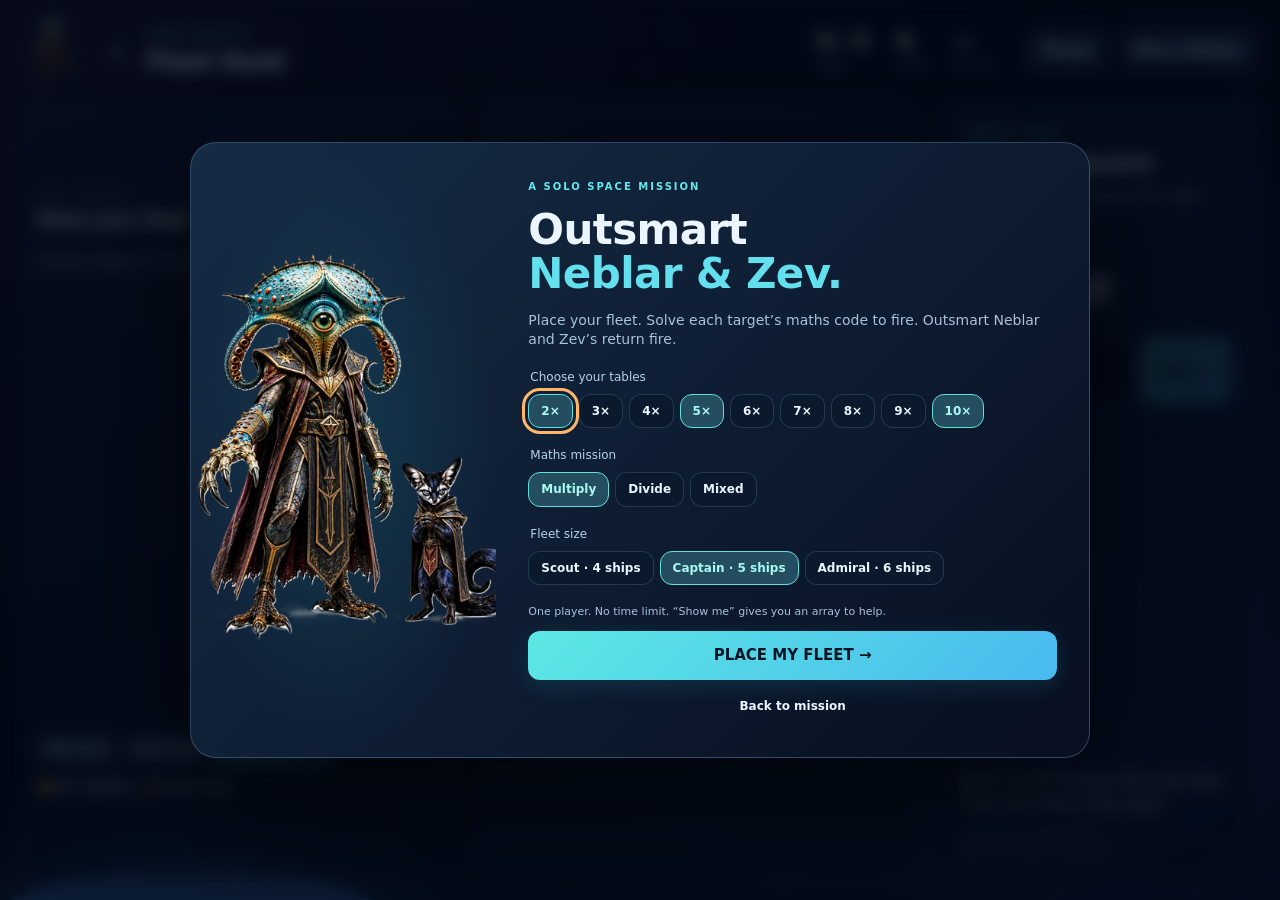
<file: index.html>
<!doctype html><html lang="en"><head><meta charset="utf-8"><meta name="viewport" content="width=device-width,initial-scale=1"><meta name="theme-color" content="#060c1b"><title>Space Battle · Fleet Hunt</title><link rel="stylesheet" href="fleet.css?v=5"></head><body><div class="nebula"></div><div class="planet"></div><div class="stars"></div><main class="app"><header><img id="miniCommand" alt="Neblar and Zev"><a href="/" class="home" aria-label="Vandawoods home">⌂</a><div class="brand"><small>SPACE BATTLE</small><h1>Fleet Hunt</h1></div><div class="hud"><span><b id="destroyed">0 / 5</b> ships</span><span><b id="shots">0</b> shots</span><span><b id="accuracy">—</b> first try</span></div><button id="pause">Pause</button><button id="settings">New mission</button></header><section class="play"><aside class="fleet"><div class="eyebrow">ENEMY SIGNATURES</div><div id="ships"></div><div class="command"><img id="commandArt" alt="Neblar and Zev"><div><b>Neblar & Zev</b><p id="taunt">Our fleet is out there. Find it.</p></div></div></aside><div class="boards"><section class="scanner own"><div class="scanner-top"><div><small>YOUR DEFENCE</small><h2 id="ownTitle">Place your fleet</h2></div><button id="rotate">Rotate ↻</button></div><p id="placementInfo">Choose a square for your first ship.</p><div class="grid-shell"><div id="ownBoard" role="group" aria-label="Your fleet"></div><div id="ownCraft" class="craft-layer" aria-hidden="true"></div></div><div class="placementButtons"><button id="restartPlace">Start over</button><button id="randomPlace">Auto-place</button><button id="battleStart" class="primary" disabled>START BATTLE →</button></div><div class="key"><span>💥 Hit</span><span>◉ Miss</span><span>🚀 Your ship</span></div></section><section class="scanner"><div class="scanner-top"><div><small>ENEMY WATERS · SPACE SECTORS</small><h2 id="boardTitle">Choose a sector</h2></div><span class="live">ENEMY FLEET</span></div><div id="enemyShapes" aria-label="Enemy ship shapes"></div><div class="board-wrap"><div id="board" role="group" aria-label="Enemy space sectors"></div><div id="enemyCraft" class="craft-layer" aria-hidden="true"></div><div id="blast" aria-hidden="true"></div></div><div class="scanner-bottom"><span><i class="legend hit"></i> Hit</span><span><i class="legend miss"></i> Scanned</span><button id="autoTarget">Choose target</button></div></section></div><section class="console"><div class="eyebrow">TARGET LOCK</div><div id="sector">Select a square</div><p class="instruction" id="instruction">Choose a sector. Solve the code. Fire.</p><div id="question" class="question">Ready?</div><form id="answerForm"><label class="sr" for="answer">Missing number</label><input id="answer" type="text" inputmode="numeric" pattern="[0-9]*" autocomplete="off" maxlength="3" placeholder="?" disabled><button id="fire" class="primary" disabled>FIRE <small>↵</small></button></form><p id="feedback" role="status" aria-live="polite"></p><button id="help" class="secondary" disabled>Show me</button><dialog id="model"></dialog><div class="comms"><span>MISSION COMMS</span><p id="message" aria-live="polite">Each correct answer fires one shot. Then the enemy fires back.</p></div><p class="keys">Arrows move · Enter selects<br>Type your answer · Enter fires</p></section></section></main><dialog id="setup"><div class="setup-art"><img id="setupArt" alt="Neblar and Zev"></div><div class="setup-copy"><span class="eyebrow">A SOLO SPACE MISSION</span><h2>Outsmart<br><em>Neblar & Zev.</em></h2><p>Place your fleet. Solve each target’s maths code to fire. Outsmart Neblar and Zev’s return fire.</p><fieldset><legend>Choose your tables</legend><div id="tables" class="pills"></div></fieldset><fieldset><legend>Maths mission</legend><div class="pills" id="mathModes"><button type="button" data-mode="multiply" class="selected">Multiply</button><button type="button" data-mode="divide">Divide</button><button type="button" data-mode="mixed">Mixed</button></div></fieldset><fieldset><legend>Fleet size</legend><div class="pills" id="fleetModes"><button type="button" data-level="scout">Scout · 4 ships</button><button type="button" data-level="captain" class="selected">Captain · 5 ships</button><button type="button" data-level="admiral">Admiral · 6 ships</button></div></fieldset><p class="setup-note">One player. No time limit. “Show me” gives you an array to help.</p><button id="start" class="primary">PLACE MY FLEET →</button><button id="cancelSetup" class="text-button" hidden>Back to mission</button></div></dialog><dialog id="pauseDialog"><div class="dialog-body"><span class="eyebrow">FLIGHT HOLD</span><h2>Mission paused</h2><p>Your fleet hunt is safe here.</p><button id="resume" class="primary">Resume</button></div></dialog><dialog id="result"><div class="dialog-body"><span class="eyebrow">ALL SHIPS FOUND</span><h2>Sector secured.</h2><p>Neblar and Zev are retreating!</p><div id="report"></div><button id="playAgain" class="primary">New mission</button><button id="viewBoard">View scanner</button></div></dialog><script src="art.js?v=1"></script><script src="fleet.js?v=5"></script></body></html>
</file>
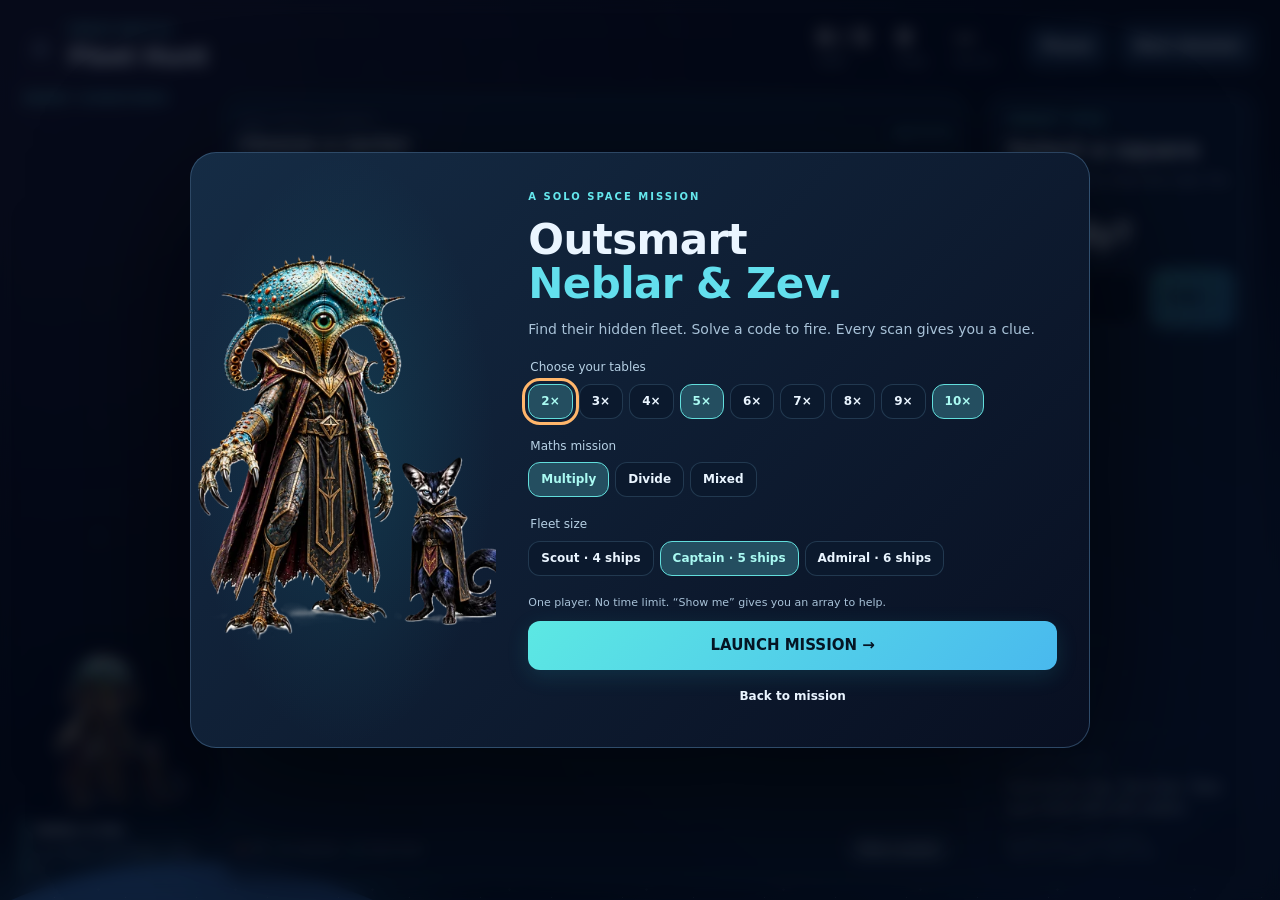
<file: fleet-hunt-v1-backup.html>
<!doctype html><html lang="en"><head><meta charset="utf-8"><meta name="viewport" content="width=device-width,initial-scale=1"><meta name="theme-color" content="#060c1b"><title>Space Battle · Fleet Hunt</title><style>:root{color-scheme:dark;--cyan:#65e7ed;--amber:#ffb66b;--ink:#eaf5ff;--muted:#8da8c4;--line:#45698566}*{box-sizing:border-box}body{margin:0;background:#050a15;color:var(--ink);font:15px/1.4 system-ui,Segoe UI,sans-serif;overflow:hidden}button,input{font:inherit}button{cursor:pointer;color:var(--ink);border:1px solid var(--line);background:#172a3f;border-radius:12px;padding:10px 14px;font-weight:650;transition:background .15s,transform .15s}button:hover:not(:disabled){background:#29445b}button:active:not(:disabled){transform:scale(.97)}button:disabled{cursor:default;opacity:.4}button:focus-visible,a:focus-visible,input:focus-visible{outline:3px solid var(--amber);outline-offset:3px}.nebula{position:fixed;inset:0;background:radial-gradient(ellipse at 78% 80%,#17366099,transparent 60%),radial-gradient(ellipse at 4% 10%,#503b683d,transparent 60%);pointer-events:none}.planet{position:fixed;width:70vw;height:70vw;border-radius:50%;bottom:-67vw;left:-20vw;box-shadow:0 -10px 80px #46b3ec50;background:#30619d;pointer-events:none}.stars{position:fixed;inset:0;opacity:.5;pointer-events:none;background-image:radial-gradient(circle,#d2edff 0 1px,transparent 1.3px),radial-gradient(circle,#adc6ea 0 .6px,transparent 1px);background-size:137px 117px,71px 97px;background-position:30px 12px,90px 73px}.app{position:relative;width:100%;height:100dvh;padding:18px 24px;display:flex;flex-direction:column;gap:18px;max-width:2000px;margin:auto}header{display:flex;align-items:center;gap:12px;flex:none}.home{text-decoration:none;color:#99b7d3;font-size:26px;padding:8px}.brand small,.eyebrow{font-size:10px;font-weight:800;letter-spacing:2px;color:var(--cyan)}h1{font-size:25px;letter-spacing:-1px;margin:0}h2{margin:0;font-size:23px;letter-spacing:-.6px}.hud{display:flex;gap:28px;margin-left:auto;margin-right:20px;font-size:11px;color:var(--muted)}.hud b{display:block;font-size:21px;color:white;font-variant-numeric:tabular-nums}.play{display:grid;grid-template-columns:180px minmax(300px,1fr) 270px;gap:18px;min-height:0;flex:1}.fleet{display:flex;flex-direction:column;min-height:0}.fleet>.eyebrow{margin-bottom:12px}.ship{display:flex;align-items:center;gap:8px;padding:9px 0;border-bottom:1px solid #30456260;min-height:60px;transition:opacity .4s}.ship img{width:68px;height:45px;object-fit:contain;filter:drop-shadow(0 5px 6px #0008)}.ship:nth-child(4) img{filter:hue-rotate(38deg) drop-shadow(0 5px 6px #0008)}.ship:nth-child(5) img{filter:hue-rotate(280deg) drop-shadow(0 5px 6px #0008)}.ship:nth-child(6) img{filter:hue-rotate(150deg) drop-shadow(0 5px 6px #0008)}.ship b{font-size:12px;display:block}.ship small{font-size:10px;color:var(--muted)}.ship.destroyed{opacity:.38}.ship.destroyed small{color:var(--cyan)}.command{margin-top:auto;position:relative;padding-top:10px}.command img{width:100%;max-height:160px;object-fit:contain;filter:drop-shadow(0 8px 15px #0008)}.command div{border-left:2px solid var(--cyan);padding-left:10px}.command b{font-size:12px}.command p{font-size:12px;color:var(--muted);margin:4px 0}.scanner{display:flex;flex-direction:column;border:1px solid #45698570;border-radius:22px;background:linear-gradient(160deg,#10243a99,#081727aa);box-shadow:0 20px 70px #0004;min-height:0;padding:16px}.scanner-top{display:flex;justify-content:space-between;align-items:center;gap:8px;margin-bottom:10px}.scanner-top small{color:#83a4c3;font-size:9px;letter-spacing:2px}.scanner-top h2{font-size:20px}.live{font-size:9px;letter-spacing:1px;color:var(--cyan)}.board-wrap{flex:1;min-height:0;position:relative;display:flex;align-items:center;justify-content:center}#board{width:min(100%,calc(100dvh - 220px));aspect-ratio:1;max-height:100%;display:grid;gap:5px;position:relative}.cell{min-height:0;min-width:0;padding:0;background:linear-gradient(135deg,#18314d90,#0a192bb3);border:1px solid #365a7d90;border-radius:9px;position:relative;display:flex;flex-direction:column;align-items:center;justify-content:center}.cell .coord{position:absolute;top:5px;left:6px;font-size:9px;color:#6e94b4;font-weight:500}.cell:hover:not(:disabled){background:#1d4962;box-shadow:inset 0 0 20px #53e3ed20}.cell.selected{border:2px solid #ffcb83;background:#5a42274d;box-shadow:0 0 20px #ffb96730}.cell.selected .coord{color:#ffcf91}.cell.hit{background:radial-gradient(circle,#d95b4770,#3e1c35);border-color:#fa8977;opacity:1}.cell.hit .symbol{font-size:22px;color:#ffcfad}.cell.miss{background:#071320aa;border-color:#213b54;opacity:1}.cell.miss .symbol{font-size:22px;color:#6ea4be}.cell.lead{border:2px solid #55e4d7;box-shadow:0 0 15px #4effd32d;animation:sonar 2s infinite}.cell.sunk{background:#1c3b40;border-color:#55c3ae}.cell .symbol{line-height:1;font-size:17px}.scanner-bottom{display:flex;gap:14px;align-items:center;font-size:10px;color:#9ab3c8;padding-top:10px}.scanner-bottom button{margin-left:auto;font-size:11px;padding:7px 11px}.legend{display:inline-block;width:6px;height:6px;border-radius:50%;margin-right:5px}.legend.hit{background:#fa8977}.legend.miss{background:#6ea4be}.legend.ping{background:#55e4d7}.console{display:flex;flex-direction:column;min-height:0;background:linear-gradient(180deg,#112238aa,#09142566);padding:20px;border-radius:22px;border:1px solid #42607f55}#sector{font-size:22px;font-weight:750;margin-top:8px}.instruction{color:var(--muted);font-size:12px;margin:6px 0 18px}.question{font-size:32px;font-weight:800;letter-spacing:-1px;white-space:nowrap;margin:5px 0 12px}form{display:flex;gap:8px}input{width:0;min-width:0;flex:1;background:#050d19;border:1px solid #52758e;border-radius:12px;color:white;padding:10px;font-size:27px;font-weight:700;text-align:center}.primary{background:linear-gradient(135deg,#5ce8e3,#49b9ee);color:#051524;border:0;font-weight:850;box-shadow:0 6px 22px #2ac5d624}.primary:hover:not(:disabled){background:#8cf6f3}.primary small{opacity:.6;margin-left:3px}#feedback{font-size:13px;min-height:36px;color:#ffca91;margin:10px 0 3px}.secondary{align-self:flex-start;background:transparent;padding:7px 10px;font-size:12px}#model{margin-top:10px;font-size:12px;color:#bcd8e9;max-height:150px;overflow:auto;background:#071528;padding:10px;border-radius:10px}.array{display:grid;gap:4px;width:max-content;margin:8px 0}.dot{width:10px;height:10px;border-radius:50%;background:#59ccda}.dot.group{background:#b695eb}.comms{margin-top:auto;padding-top:18px;border-top:1px solid #39547166}.comms span{font-size:9px;color:#6b92af;letter-spacing:2px}.comms p{font-size:14px;color:#d2e5f4;line-height:1.5;margin:6px 0}.keys{font-size:10px;color:#6989a4;margin:8px 0 0}dialog{color:var(--ink);border:1px solid #4f779c80;border-radius:26px;background:linear-gradient(135deg,#152c45,#080f21);padding:0;width:min(900px,94vw);max-height:94dvh;box-shadow:0 40px 150px #000a}dialog::backdrop{background:#020815b8;backdrop-filter:blur(8px)}#setup[open]{display:grid;grid-template-columns:34% 66%}.setup-art{display:flex;align-items:center;justify-content:center;background:radial-gradient(ellipse,#1b728144,transparent 70%);overflow:hidden}.setup-art img{width:130%;max-height:500px;object-fit:contain}.setup-copy{padding:32px}.setup-copy h2{font-size:42px;line-height:1.05;margin:12px 0}.setup-copy em{font-style:normal;color:#63dfed}.setup-copy>p{color:#a8c2d8;font-size:14px}.setup-copy fieldset{border:0;margin:19px 0;padding:0}.setup-copy legend{font-size:12px;color:#b7d1e5;margin-bottom:8px}.pills{display:flex;flex-wrap:wrap;gap:6px}.pills button{padding:8px 12px;font-size:12px;background:#0b192d}.pills button.selected{background:#244e60;border-color:#62dedc;color:#aafaf2}.setup-note{font-size:11px!important}.setup-copy>.primary{width:100%;padding:14px}.text-button{display:block;margin:8px auto 0;background:none;border:0;font-size:12px}.dialog-body{padding:35px;text-align:center}#pauseDialog,#result{width:min(500px,92vw)}.dialog-body h2{font-size:34px;margin:12px 0}.dialog-body p{color:var(--muted)}.dialog-body button{margin:8px 4px}#report{display:grid;grid-template-columns:1fr 1fr;gap:10px;margin:20px 0}#report div{background:#071528;border-radius:12px;padding:12px;color:var(--muted);font-size:12px}#report b{display:block;color:white;font-size:27px}.sr{position:absolute;width:1px;height:1px;overflow:hidden;clip:rect(0,0,0,0)}#blast{pointer-events:none;position:absolute;inset:0;opacity:0;background:radial-gradient(circle,#5ee9fb30,transparent 60%)}#blast.firing{animation:flash .35s ease-out}@keyframes flash{0%{opacity:1}100%{opacity:0}}@keyframes sonar{50%{box-shadow:0 0 20px #4effd34d}}@media(max-width:1100px){.play{grid-template-columns:135px minmax(270px,1fr) 230px;gap:10px}.app{padding:12px;gap:12px}.console{padding:14px}.ship img{width:45px}.command img{max-height:110px}.hud{gap:14px;margin-right:5px}.question{font-size:28px}#board{width:min(100%,calc(100dvh - 200px))}}@media(max-width:800px){body{overflow:auto}.app{height:auto;min-height:100dvh}.play{grid-template-columns:minmax(0,1fr) 240px}.fleet{display:none}.scanner{min-height:420px}header .hud{margin-left:auto}header .hud span:nth-child(3){display:none}header button{font-size:11px;padding:8px}#board{width:100%;max-height:none}.scanner-bottom{flex-wrap:wrap;gap:8px}.brand h1{font-size:20px}.setup-copy{padding:24px}}@media(max-width:590px){.play{grid-template-columns:1fr}.scanner{min-height:0;padding:12px}.board-wrap{min-height:280px}.console{gap:0}.console .comms{margin-top:12px;padding-top:10px}.console .keys{display:none}.question{font-size:30px;margin:8px 0}.instruction{margin-bottom:5px}#feedback{min-height:20px}.hud{gap:10px}.hud b{font-size:17px}header{gap:6px}.home{display:none}header .brand small{font-size:8px}.app{padding:8px}header button{padding:7px 8px}#setup[open]{grid-template-columns:1fr}.setup-art{display:none}.setup-copy h2{font-size:34px}.setup-copy{padding:22px}.cell .coord{font-size:8px;top:3px;left:4px}}@media(prefers-reduced-motion:reduce){*,*:before,*:after{animation:none!important;transition:none!important}}
</style></head><body><div class="nebula"></div><div class="planet"></div><div class="stars"></div><main class="app"><header><a href="/" class="home" aria-label="Vandawoods home">⌂</a><div class="brand"><small>SPACE BATTLE</small><h1>Fleet Hunt</h1></div><div class="hud"><span><b id="destroyed">0 / 5</b> ships</span><span><b id="shots">0</b> shots</span><span><b id="accuracy">—</b> first try</span></div><button id="pause">Pause</button><button id="settings">New mission</button></header><section class="play"><aside class="fleet"><div class="eyebrow">ENEMY SIGNATURES</div><div id="ships"></div><div class="command"><img id="commandArt" alt="Neblar and Zev"><div><b>Neblar & Zev</b><p id="taunt">Our fleet is out there. Find it.</p></div></div></aside><section class="scanner"><div class="scanner-top"><div><small>DEEP SPACE SCANNER</small><h2 id="boardTitle">Choose a sector</h2></div><span class="live">● ONLINE</span></div><div class="board-wrap"><div id="board" role="group" aria-label="Enemy space sectors"></div><div id="blast" aria-hidden="true"></div></div><div class="scanner-bottom"><span><i class="legend hit"></i> Hit</span><span><i class="legend miss"></i> Scanned</span><span><i class="legend ping"></i> Sonar lead</span><button id="autoTarget">Pick a sector</button></div></section><section class="console"><div class="eyebrow">TARGET LOCK</div><div id="sector">Select a square</div><p class="instruction" id="instruction">Choose a sector. Solve the code. Fire.</p><div id="question" class="question">Ready?</div><form id="answerForm"><label class="sr" for="answer">Missing number</label><input id="answer" type="text" inputmode="numeric" pattern="[0-9]*" autocomplete="off" maxlength="3" placeholder="?" disabled><button id="fire" class="primary" disabled>FIRE <small>↵</small></button></form><p id="feedback" role="status" aria-live="polite"></p><button id="help" class="secondary" disabled>Show me</button><div id="model" hidden></div><div class="comms"><span>MISSION COMMS</span><p id="message" aria-live="polite">Find every ship. No timer. Take your time with the maths.</p></div><p class="keys">Arrows move · Enter selects<br>Type your answer · Enter fires</p></section></section></main><dialog id="setup"><div class="setup-art"><img id="setupArt" alt="Neblar and Zev"></div><div class="setup-copy"><span class="eyebrow">A SOLO SPACE MISSION</span><h2>Outsmart<br><em>Neblar & Zev.</em></h2><p>Find their hidden fleet. Solve a code to fire. Every scan gives you a clue.</p><fieldset><legend>Choose your tables</legend><div id="tables" class="pills"></div></fieldset><fieldset><legend>Maths mission</legend><div class="pills" id="mathModes"><button type="button" data-mode="multiply" class="selected">Multiply</button><button type="button" data-mode="divide">Divide</button><button type="button" data-mode="mixed">Mixed</button></div></fieldset><fieldset><legend>Fleet size</legend><div class="pills" id="fleetModes"><button type="button" data-level="scout">Scout · 4 ships</button><button type="button" data-level="captain" class="selected">Captain · 5 ships</button><button type="button" data-level="admiral">Admiral · 6 ships</button></div></fieldset><p class="setup-note">One player. No time limit. “Show me” gives you an array to help.</p><button id="start" class="primary">LAUNCH MISSION →</button><button id="cancelSetup" class="text-button" hidden>Back to mission</button></div></dialog><dialog id="pauseDialog"><div class="dialog-body"><span class="eyebrow">FLIGHT HOLD</span><h2>Mission paused</h2><p>Your fleet hunt is safe here.</p><button id="resume" class="primary">Resume</button></div></dialog><dialog id="result"><div class="dialog-body"><span class="eyebrow">ALL SHIPS FOUND</span><h2>Sector secured.</h2><p>Neblar and Zev are retreating!</p><div id="report"></div><button id="playAgain" class="primary">New mission</button><button id="viewBoard">View scanner</button></div></dialog><script>window.FLEET_ART={lev:'[data-uri]',bas:'[data-uri]',rap:'[data-uri]'};
window.COMMANDERS="[data-uri]";</script><script>'use strict';
(function(){
const $=id=>document.getElementById(id),rnd=n=>Math.floor(Math.random()*n),pick=a=>a[rnd(a.length)];
const CONFIG={scout:{size:6,lengths:[3,3,2,2]},captain:{size:7,lengths:[3,3,2,2,2]},admiral:{size:8,lengths:[4,3,3,2,2,2]}};
const NAMES=['Stellar Leviathan','Nebula Basilisk','Quasar Raptor','Void Corsair','Nightwing','Eclipse Warden'];
let settings={tables:[2,5,10],mode:'multiply',level:'captain'},s=null,delay=null;
function placeFleet(size,lengths){for(let retry=0;retry<100;retry++){const used=new Set(),ships=[];let ok=true;for(let k=0;k<lengths.length;k++){let cells=null;for(let tries=0;tries<500;tries++){const horizontal=rnd(2)===0,row=rnd(size),col=rnd(size),len=lengths[k];if((horizontal?col:row)+len>size)continue;const proposed=Array.from({length:len},(_,j)=>horizontal?row*size+col+j:(row+j)*size+col);if(proposed.some(i=>used.has(i)))continue;cells=proposed;break}if(!cells){ok=false;break}cells.forEach(i=>used.add(i));ships.push({name:NAMES[k],cells,hits:[],art:['lev','bas','rap'][k%3]})}if(ok)return ships}throw Error('Fleet placement failed')}
function makeQuestion(tables,mode){const a=pick(tables),b=1+rnd(10),product=a*b;let kind=mode==='mixed'?pick(['multiply','divide','factor']):mode;return {a,b,product,kind,answer:kind==='multiply'?product:b,text:kind==='multiply'?`${a} × ${b} = ?`:kind==='divide'?`${product} ÷ ${a} = ?`:`${a} × ? = ${product}`,mistakes:0,assisted:false}}
function coord(i){return String.fromCharCode(65+i%s.size)+(Math.floor(i/s.size)+1)}
function showSetup(){if(s)s.paused=true;$('cancelSetup').hidden=!s;$('setup').showModal()}
function renderSettings(){for(let i=2;i<=10;i++){const b=document.createElement('button');b.type='button';b.textContent=i+'×';b.classList.toggle('selected',settings.tables.includes(i));b.setAttribute('aria-pressed',settings.tables.includes(i));b.onclick=()=>{if(settings.tables.includes(i)){if(settings.tables.length===1)return;settings.tables=settings.tables.filter(x=>x!==i)}else settings.tables.push(i);b.classList.toggle('selected',settings.tables.includes(i));b.setAttribute('aria-pressed',settings.tables.includes(i))};$('tables').append(b)}for(const [id,key,attr] of [['mathModes','mode','mode'],['fleetModes','level','level']])for(const b of $(id).querySelectorAll('button')){b.setAttribute('aria-pressed',b.classList.contains('selected'));b.onclick=()=>{settings[key]=b.dataset[attr];for(const x of $(id).querySelectorAll('button')){x.classList.toggle('selected',x===b);x.setAttribute('aria-pressed',x===b)}}}}
function start(){clearTimeout(delay);const c=CONFIG[settings.level];s={size:c.size,ships:placeFleet(c.size,c.lengths),scanned:new Set(),selected:null,question:null,shots:0,firstTry:0,independent:0,supported:0,errors:0,busy:false,paused:false,over:false,lead:null,tables:[...settings.tables],mode:settings.mode};$('setup').close();$('result').close();$('pauseDialog').close();$('board').style.gridTemplateColumns=`repeat(${s.size},1fr)`;$('board').innerHTML='';for(let i=0;i<s.size*s.size;i++){const b=document.createElement('button');b.className='cell';b.dataset.index=i;b.innerHTML=`<span class="coord">${coord(i)}</span><span class="symbol"></span>`;b.setAttribute('aria-label','Sector '+coord(i));b.onclick=()=>select(i);b.onkeydown=e=>moveKey(e,i);$('board').append(b)}$('message').textContent='Choose a sector. A correct answer fires straight away.';$('taunt').textContent='Our fleet is out there. Find it.';$('feedback').textContent='';$('model').hidden=true;renderFleet();update();select(rnd(s.size*s.size));}
function renderFleet(){$('ships').innerHTML=s.ships.map((x,i)=>`<div class="ship ${x.hits.length===x.cells.length?'destroyed':''}" id="ship${i}"><img src="${FLEET_ART[x.art]}" alt=""><div><b>${x.name}</b><small>${x.hits.length===x.cells.length?'FOUND':x.cells.length+' hull sections'}</small></div></div>`).join('')}
function update(){$('destroyed').textContent=s.ships.filter(x=>x.hits.length===x.cells.length).length+' / '+s.ships.length;$('shots').textContent=s.shots;$('accuracy').textContent=s.shots?Math.round(s.firstTry/s.shots*100)+'%':'—';$('autoTarget').disabled=s.over||s.busy;}
function select(i){if(!s||s.paused||s.busy||s.over||s.scanned.has(i))return;document.querySelectorAll('.cell.selected').forEach(b=>b.classList.remove('selected'));s.selected=i;$('board').children[i].classList.add('selected');$('sector').textContent='Sector '+coord(i);$('boardTitle').textContent='Lock onto '+coord(i);if(!s.question)s.question=makeQuestion(s.tables,s.mode);$('question').textContent=s.question.text;$('instruction').textContent='Solve the code to fire.';$('answer').disabled=false;$('fire').disabled=false;$('help').disabled=false;$('answer').focus();}
function moveKey(e,i){let next=i;if(e.key==='ArrowRight')next=Math.min(s.size*s.size-1,i+1);else if(e.key==='ArrowLeft')next=Math.max(0,i-1);else if(e.key==='ArrowDown')next=Math.min(s.size*s.size-1,i+s.size);else if(e.key==='ArrowUp')next=Math.max(0,i-s.size);else return;e.preventDefault();$('board').children[next].focus()}
function help(){if(!s||!s.question||s.busy||s.over||s.paused)return;s.question.assisted=true;const q=s.question;const groups=q.b,per=q.a;$('model').hidden=false;$('model').innerHTML=`<b>${groups} groups of ${per}</b><div class="array" style="grid-template-columns:repeat(${per},10px)">${Array.from({length:groups*per},(_,i)=>`<i class="dot ${Math.floor(i/per)%2?'group':''}"></i>`).join('')}</div><span>${q.kind==='multiply'?'Count by '+per+' for each row.':q.product+' shared into groups of '+per+'. Count the rows.'}</span>`;$('answer').focus()}
function submit(e){e.preventDefault();if(!s||s.paused||s.busy||s.over||s.selected===null)return;const raw=$('answer').value.trim();if(!/^\d{1,3}$/.test(raw)){$('feedback').textContent='Type a whole number first.';return}const q=s.question;if(Number(raw)!==q.answer){q.mistakes++;s.errors++;$('feedback').textContent='Not quite. Try again, or choose “Show me”.';$('answer').select();if(q.mistakes>=2)help();return}fire()}
function nearestUnhit(from){let best=null,dist=Infinity;for(const ship of s.ships)for(const i of ship.cells){if(s.scanned.has(i))continue;const d=Math.abs(i%s.size-from%s.size)+Math.abs(Math.floor(i/s.size)-Math.floor(from/s.size));if(d<dist){dist=d;best=i}}return best}
function fire(){s.busy=true;const i=s.selected,q=s.question;s.scanned.add(i);s.shots++;if(q.mistakes===0)s.firstTry++;if(q.assisted)s.supported++;else if(q.mistakes===0)s.independent++;$('answer').disabled=true;$('fire').disabled=true;$('help').disabled=true;const cell=$('board').children[i];cell.classList.remove('selected','lead');cell.disabled=true;const ship=s.ships.find(x=>x.cells.includes(i));const equation=`${q.a} × ${q.b} = ${q.product}`;$('feedback').textContent='✓ '+equation;$('blast').classList.remove('firing');void $('blast').offsetWidth;$('blast').classList.add('firing');if(ship){ship.hits.push(i);cell.classList.add('hit');cell.querySelector('.symbol').textContent='✦';cell.setAttribute('aria-label',coord(i)+' hit');const sunk=ship.hits.length===ship.cells.length;$('message').textContent=sunk?`${ship.name} found! Next target.`:'Direct hit! Search the nearby sectors.';$('taunt').textContent=sunk?'That was one of our best ships!':'A lucky shot. Surely.';if(sunk)ship.cells.forEach(j=>$('board').children[j].classList.add('sunk'));renderFleet()}else{cell.classList.add('miss');cell.querySelector('.symbol').textContent='·';cell.setAttribute('aria-label',coord(i)+' scanned, empty');$('message').textContent='Clear sector. Sonar has found a nearby hull signal.'}document.querySelectorAll('.cell.lead').forEach(b=>b.classList.remove('lead'));s.lead=nearestUnhit(i);if(s.lead!==null){const lr=Math.floor(s.lead/s.size),lc=s.lead%s.size;const candidates=[];for(let r=Math.max(0,lr-1);r<=Math.min(s.size-1,lr+1);r++)for(let c=Math.max(0,lc-1);c<=Math.min(s.size-1,lc+1);c++){const j=r*s.size+c;if(!s.scanned.has(j))candidates.push(j)}candidates.forEach(j=>$('board').children[j].classList.add('lead'));$('message').textContent+=' A ship is in the glowing area.'}update();delay=setTimeout(()=>{s.busy=false;s.question=null;s.selected=null;$('answer').value='';$('model').hidden=true;if(s.ships.every(x=>x.hits.length===x.cells.length)){finish();return}const candidates=[...$('board').children].filter(b=>!b.disabled&&b.classList.contains('lead'));const next=candidates.length?Number(pick(candidates).dataset.index):[...$('board').children].findIndex(b=>!b.disabled);select(next);update()},400)}
function finish(){s.over=true;update();$('question').textContent='All clear!';$('sector').textContent='Mission complete';$('boardTitle').textContent='Sector secured';$('answer').disabled=true;$('fire').disabled=true;$('help').disabled=true;$('report').innerHTML=`<div><b>${s.shots}</b>shots fired</div><div><b>${s.firstTry}/${s.shots}</b>correct first try</div><div><b>${s.independent}</b>first try, no hint</div><div><b>${s.supported}</b>answers with a hint</div>`;$('result').showModal()}
$('answerForm').onsubmit=submit;$('help').onclick=help;$('autoTarget').onclick=()=>{if(!s||s.paused||s.over||s.busy)return;const remaining=[...$('board').children].filter(b=>!b.disabled);select(Number(pick(remaining).dataset.index))};$('settings').onclick=showSetup;$('start').onclick=start;$('cancelSetup').onclick=()=>{$('setup').close();if(s){s.paused=false;if(!s.over)$('answer').focus()}};$('pause').onclick=()=>{if(!s||s.over||s.busy)return;s.paused=true;$('pauseDialog').showModal()};$('resume').onclick=()=>{$('pauseDialog').close();s.paused=false;$('answer').focus()};$('playAgain').onclick=()=>{$('result').close();showSetup()};$('viewBoard').onclick=()=>$('result').close();$('setup').addEventListener('cancel',e=>{if(!s)e.preventDefault();else s.paused=false});$('pauseDialog').addEventListener('cancel',()=>{if(s)s.paused=false});document.addEventListener('visibilitychange',()=>{if(document.hidden&&s&&!s.over&&!s.paused&&!s.busy&&!$('setup').open){s.paused=true;$('pauseDialog').showModal()}});$('commandArt').src=COMMANDERS;$('setupArt').src=COMMANDERS;renderSettings();showSetup();
// Deterministic inspection surface: no game controls or answer bypass.
window.FleetHuntMath={placeFleet,makeQuestion,CONFIG};
})();
</script></body></html>
</file>
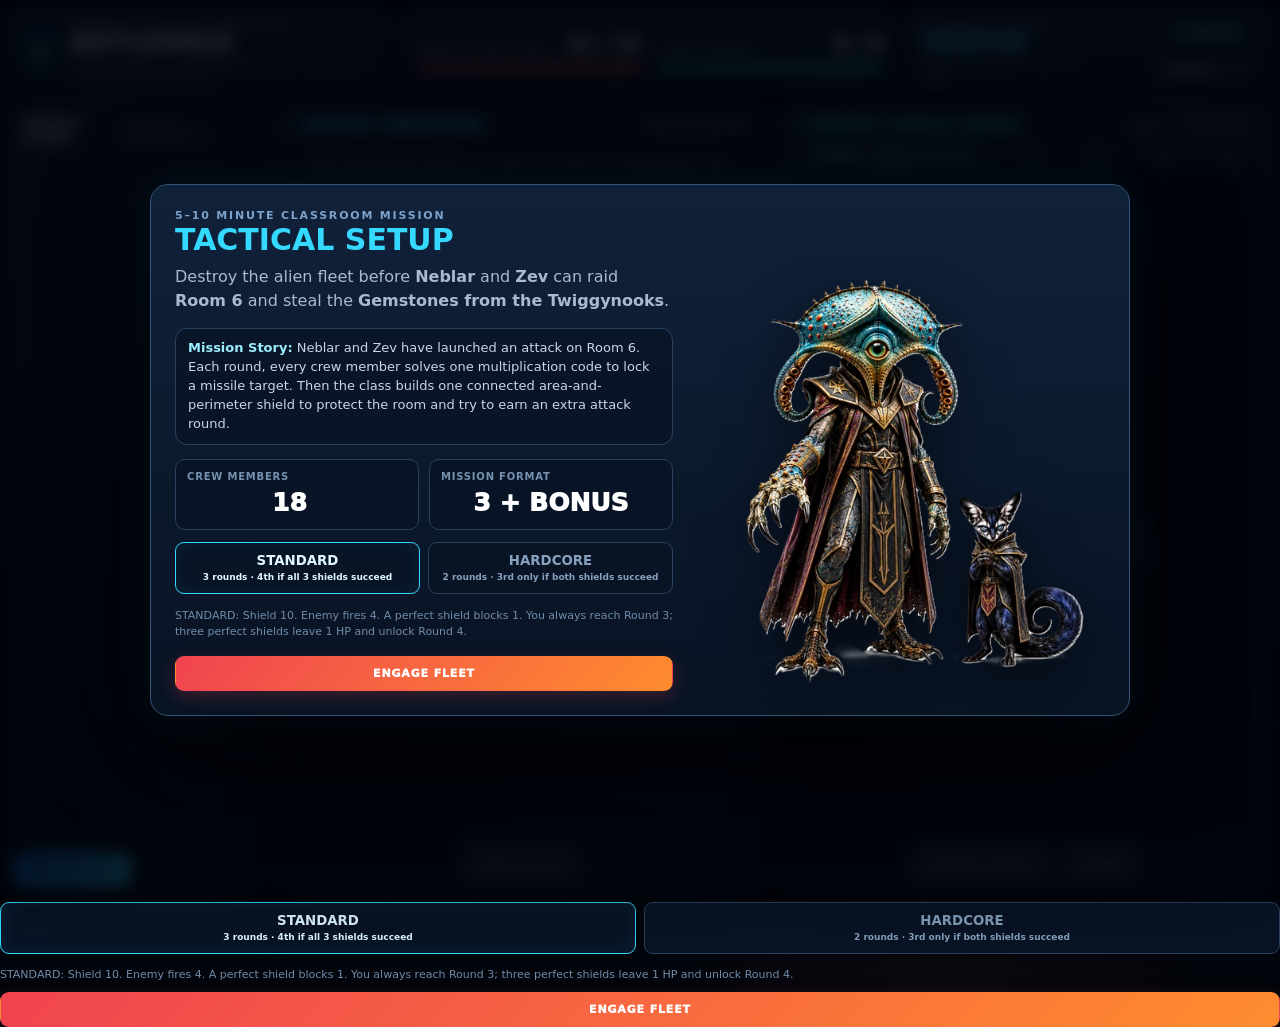
<file: index.html.html>
<!DOCTYPE html>
<html lang="en">
<head>
<meta charset="UTF-8">
<meta name="viewport" content="width=device-width, initial-scale=1.0">
<title>BattleSpace: Classroom Tactical Command</title>
<style>
:root{--bg:#030711;--panel:rgba(9,18,34,.88);--panel2:rgba(7,14,28,.74);--line:#223556;--cyan:#35d8ff;--cyan2:#0b8cff;--amber:#ffb020;--red:#ff4d5a;--green:#25e2a4;--text:#f4f8ff;--muted:#89a0bd;--violet:#9b7bff;}
*{box-sizing:border-box;user-select:none;font-family:Inter,'Segoe UI',system-ui,-apple-system,sans-serif}
html,body{margin:0;min-height:100%;background:#02050b;color:var(--text)}
body{min-height:100vh;overflow-x:hidden;background:
radial-gradient(circle at 18% 20%,rgba(53,216,255,.08),transparent 24%),
radial-gradient(circle at 82% 14%,rgba(155,123,255,.10),transparent 26%),
radial-gradient(circle at 74% 82%,rgba(255,77,90,.055),transparent 23%),
linear-gradient(180deg,#050a14 0%,#02050b 70%);}
body:before{content:"";position:fixed;inset:0;pointer-events:none;opacity:.48;background-image:
radial-gradient(circle,#fff 0 1px,transparent 1.4px),radial-gradient(circle,#8edfff 0 1px,transparent 1.2px),radial-gradient(circle,#fff 0 .7px,transparent 1px);background-size:117px 117px,173px 173px,89px 89px;background-position:13px 31px,51px 7px,76px 54px;animation:drift 80s linear infinite}
@keyframes drift{to{background-position:240px 100px,-160px 220px,180px -90px}}
.shell{width:min(1770px,calc(100vw - 16px));margin:8px auto 10px;position:relative;z-index:1;display:flex;flex-direction:column;height:calc(100vh - 16px)}
.hud{display:grid;grid-template-columns:1.05fr 1.35fr 1fr;gap:8px;margin-bottom:8px}
.hud-card{background:linear-gradient(180deg,rgba(16,29,51,.96),rgba(8,17,32,.94));border:1px solid #28405f;border-radius:14px;min-height:70px;padding:9px 14px;box-shadow:0 12px 36px rgba(0,0,0,.25),inset 0 1px rgba(255,255,255,.035)}
.mission-brand{display:flex;align-items:center;gap:14px} .brand-mark{width:48px;height:48px;border-radius:50%;display:grid;place-items:center;border:1px solid rgba(53,216,255,.55);box-shadow:0 0 22px rgba(53,216,255,.18);background:radial-gradient(circle,rgba(53,216,255,.18),rgba(53,216,255,.03));font-size:24px}
.kicker{font-size:11px;letter-spacing:1.8px;text-transform:uppercase;color:#7ea2ca;font-weight:800} .brand-title{font-size:20px;font-weight:950;letter-spacing:.8px} .brand-sub{font-size:12px;color:#8097b4;margin-top:2px}
.hud-stat-row{display:grid;grid-template-columns:1fr 1fr;gap:14px;height:100%;align-items:center} .hud-stat{min-width:0} .stat-line{display:flex;justify-content:space-between;gap:8px;align-items:end} .stat-lbl{font-size:11px;color:#8aa4c3;text-transform:uppercase;letter-spacing:1px;font-weight:800} .stat-val{font-size:20px;font-weight:950} .bar{height:9px;border-radius:99px;background:#07111f;border:1px solid #1f3653;margin-top:7px;overflow:hidden} .bar-fill{height:100%;width:100%;border-radius:inherit;transition:width .35s ease;background:linear-gradient(90deg,var(--cyan2),var(--cyan));box-shadow:0 0 15px rgba(53,216,255,.5)} .bar-fill.enemy{background:linear-gradient(90deg,#c53646,var(--red));box-shadow:0 0 15px rgba(255,77,90,.4)} .bar-fill.shield{background:linear-gradient(90deg,#0fa977,var(--green));box-shadow:0 0 15px rgba(37,226,164,.4)}
.phase-card{display:flex;align-items:center;justify-content:space-between;gap:12px} .phase-name{font-size:17px;font-weight:950;color:var(--cyan)} .phase-actions{display:flex;align-items:center;gap:7px;flex-wrap:wrap;justify-content:flex-end}.round-pill,.mode-pill{border:1px solid #29425f;border-radius:999px;padding:7px 11px;color:#cbd9ea;font-size:12px;font-weight:900;white-space:nowrap;background:#091425}.mode-pill{cursor:pointer;color:#8fffd5;border-color:#237a64}.mode-pill.hard{color:#ffd176;border-color:#8f651e}
.deck{display:grid;grid-template-columns:258px minmax(0,1fr) minmax(0,1fr);gap:8px;align-items:stretch;flex:1;min-height:0}
.panel{background:linear-gradient(180deg,rgba(13,25,45,.94),rgba(7,15,29,.9));border:1px solid #263b58;border-radius:16px;box-shadow:0 20px 50px rgba(0,0,0,.24),inset 0 1px rgba(255,255,255,.025);position:relative;overflow:hidden}
.panel:before{content:"";position:absolute;inset:0;pointer-events:none;background:linear-gradient(120deg,rgba(255,255,255,.018),transparent 35%,rgba(53,216,255,.018));}
.fleet{padding:12px;display:flex;flex-direction:column;gap:8px;min-height:0} .panel-head{display:flex;justify-content:space-between;align-items:center;margin-bottom:2px} .panel-title{font-size:14px;text-transform:uppercase;letter-spacing:1.25px;font-weight:950;color:#bdd0e9} .micro{font-size:10px;color:#617d9d;text-transform:uppercase;letter-spacing:1px;font-weight:800}
.ship-card{border:1px solid #263a56;background:rgba(3,8,17,.72);border-radius:12px;overflow:hidden;position:relative;transition:.35s;min-height:156px} .ship-card.destroyed{filter:saturate(.2);border-color:rgba(255,77,90,.55)} .ship-card.destroyed .ship-art{opacity:.25;transform:translateY(8px) rotate(-2deg) scale(.96)} .ship-card.destroyed:after{content:"DESTROYED";position:absolute;inset:0;display:grid;place-items:center;font-size:22px;font-weight:1000;letter-spacing:2px;color:#ff7f89;text-shadow:0 0 18px #ff3546;background:linear-gradient(180deg,transparent,rgba(90,5,14,.17))}
.ship-visual{height:92px;position:relative;display:flex;align-items:center;justify-content:center;background:radial-gradient(circle at 50% 55%,rgba(53,216,255,.09),transparent 57%)} .ship-art{max-height:88px;max-width:95%;object-fit:contain;transition:.4s;filter:drop-shadow(0 8px 9px rgba(0,0,0,.72))} .ship-card.damage .ship-art{animation:damageFlash .45s} @keyframes damageFlash{0%,100%{filter:drop-shadow(0 8px 9px rgba(0,0,0,.72))}45%{filter:drop-shadow(0 0 16px #ff4351) brightness(1.55)}}
.ship-info{padding:7px 10px 10px;border-top:1px solid #17283f} .ship-top{display:flex;align-items:center;justify-content:space-between;gap:6px} .ship-name{font-size:12px;font-weight:950;color:#f4bd4e} .ship-role{font-size:9px;color:#6f89a8;text-transform:uppercase;font-weight:900;letter-spacing:.8px} .ship-bottom{display:flex;justify-content:space-between;align-items:center;margin-top:7px} .mini-grid{display:grid;gap:2px} .mini-cell{width:11px;height:11px;border-radius:2px;background:#1a2a40;border:1px solid #2a405f} .mini-cell.filled{background:#d84251;border-color:#ff6671;box-shadow:0 0 5px rgba(255,77,90,.55)} .hull-dots{display:flex;gap:4px} .hull-dot{width:8px;height:8px;border-radius:50%;background:#ff5361;box-shadow:0 0 7px rgba(255,77,90,.4)} .hull-dot.down{background:#26354a;box-shadow:none}
.board{padding:10px 10px 8px;min-width:0;display:flex;flex-direction:column;min-height:0} .board-head{display:flex;justify-content:space-between;align-items:center;gap:10px;margin-bottom:7px} .board-title{font-size:15px;font-weight:1000;letter-spacing:.9px;text-transform:uppercase} .board-title.attack{color:var(--cyan)} .board-title.defense{color:var(--green)} .board-chip{font-size:10px;border:1px solid #2b4261;background:#07111f;border-radius:999px;padding:5px 9px;color:#9eb5d0;font-weight:900;letter-spacing:.7px;text-transform:uppercase}
.scan-wrap{display:grid;grid-template-columns:20px minmax(0,1fr);grid-template-rows:16px minmax(0,1fr);gap:3px;flex:1;min-height:0} .coord-top{grid-column:2;display:grid;grid-template-columns:repeat(8,1fr);font-size:8px;color:#537395;text-align:center;font-weight:900;letter-spacing:.8px} .coord-left{grid-row:2;display:grid;grid-template-rows:repeat(8,1fr);font-size:8px;color:#537395;text-align:center;align-items:center;font-weight:900} .grid-8{grid-column:2;grid-row:2;display:grid;grid-template-columns:repeat(8,1fr);grid-template-rows:repeat(8,1fr);gap:4px;aspect-ratio:1;width:100%;height:100%;align-self:center;position:relative;min-height:0}
.cell{position:relative;overflow:hidden;background:linear-gradient(180deg,rgba(6,15,28,.96),rgba(4,10,20,.96));border:1px solid #1b314c;border-radius:7px;display:flex;flex-direction:column;align-items:center;justify-content:center;min-width:0;font-size:clamp(13px,1.2vw,21px);font-weight:950;color:#f4f8ff;cursor:pointer;transition:.18s;box-shadow:inset 0 0 0 1px rgba(255,255,255,.008)} .cell:before{content:"";position:absolute;inset:0;background:linear-gradient(90deg,transparent 49%,rgba(53,216,255,.025) 50%,transparent 51%),linear-gradient(0deg,transparent 49%,rgba(53,216,255,.025) 50%,transparent 51%);pointer-events:none} .cell:hover:not(.locked):not(.disabled){border-color:#39d8ff;transform:translateY(-1px);box-shadow:0 0 13px rgba(53,216,255,.12)} .cell.disabled{cursor:default;color:#24364c;background:#050b15} .cell.primed{border-color:#ffb020;background:radial-gradient(circle,rgba(255,176,32,.16),rgba(7,12,20,.98));color:#ffd178;box-shadow:inset 0 0 16px rgba(255,176,32,.08),0 0 11px rgba(255,176,32,.08)} .cell.primed:after{content:"⌖";position:absolute;right:4px;top:1px;font-size:12px;color:#ffb020} .cell.misfire{border-color:#4a5a6d;color:#6f839b;background:#0a111b;font-size:clamp(9px,.8vw,13px)} .cell.hit{background:radial-gradient(circle,#ff7b51 0 12%,#d92d42 30%,#4a0812 73%);border-color:#ff7e88;color:white;box-shadow:0 0 18px rgba(255,77,90,.32)} .cell.ping{background:radial-gradient(circle,rgba(255,176,32,.22),rgba(15,14,11,.98));border-color:#d99824;color:#ffc45c} .cell.miss-clean{background:#050a12;border-color:#101c2c;color:#24405f} .p-num{font-size:1.35em;line-height:1} .p-lbl{font-size:.43em;letter-spacing:.8px;text-transform:uppercase;color:#dca94f;margin-top:2px} .cell.impact{animation:impact .38s ease} @keyframes impact{0%{transform:scale(.92);filter:brightness(2.3)}50%{transform:scale(1.08)}100%{transform:scale(1)}}
.controls{display:flex;gap:8px;justify-content:center;margin-top:8px;min-height:40px} .btn{border:1px solid transparent;border-radius:9px;padding:10px 16px;font-size:11px;font-weight:1000;letter-spacing:.85px;text-transform:uppercase;color:white;cursor:pointer;transition:.16s;box-shadow:0 8px 18px rgba(0,0,0,.25)} .btn:hover:not(:disabled){filter:brightness(1.11);transform:translateY(-1px)} .btn:active:not(:disabled){transform:scale(.98)} .btn:disabled{background:#1b2a3c!important;color:#52677f!important;border-color:#283d57!important;box-shadow:none;cursor:not-allowed} .btn-fire{background:linear-gradient(135deg,#f04350,#ff8d2f);box-shadow:0 6px 18px rgba(240,67,80,.22)} .btn-defend{background:linear-gradient(135deg,#16b37f,#25e2a4);color:#03140f} .btn-blue{background:linear-gradient(135deg,#176eea,#35d8ff);color:#03121b} .btn-ghost{background:#18283d;border-color:#2d4460;color:#bdd0e8}
.status-strip{min-height:34px;border:1px solid #24415f;border-radius:9px;background:rgba(5,13,24,.77);display:flex;align-items:center;justify-content:center;padding:5px 10px;text-align:center;font-size:10px;color:#9db7d4;font-weight:850;letter-spacing:.25px;margin-bottom:7px;line-height:1.25} .status-strip.alert{border-color:#a76e14;color:#ffd176;background:rgba(75,47,8,.25)} .status-strip.good{border-color:#158965;color:#8fffd5;background:rgba(4,70,51,.26)}
.shield-topline{display:grid;grid-template-columns:minmax(0,1.25fr) minmax(260px,.95fr);gap:6px;align-items:stretch;margin-bottom:7px} .shield-topline .status-strip{margin-bottom:0} .def-metrics{display:grid;grid-template-columns:repeat(4,1fr);gap:5px} .metric{border:1px solid #20405b;background:#061322;border-radius:8px;text-align:center;padding:4px 3px;min-width:0} .metric .m-label{font-size:7px;text-transform:uppercase;color:#6685a6;font-weight:900;letter-spacing:.55px;white-space:nowrap} .metric .m-val{font-size:14px;font-weight:1000;color:#d9f8ef;margin-top:1px} .metric.target .m-val{color:#54efb9} .defense-idle{position:absolute;inset:64px 10px 52px;z-index:4;border:1px dashed #28435e;border-radius:12px;background:rgba(3,8,16,.74);display:flex;flex-direction:column;align-items:center;justify-content:center;text-align:center;padding:16px;color:#7190b2;backdrop-filter:blur(3px)} .defense-idle .shield-icon{font-size:46px;filter:drop-shadow(0 0 16px rgba(37,226,164,.23));margin-bottom:6px} .defense-idle strong{color:#b8d1e7;font-size:13px;letter-spacing:.7px} .defense-idle small{max-width:280px;line-height:1.35;margin-top:5px;font-size:11px}
.cell.shield-drawn{background:radial-gradient(circle,rgba(37,226,164,.28),rgba(5,65,49,.74));border-color:#32e6aa;color:#c8ffeb;box-shadow:inset 0 0 18px rgba(37,226,164,.14),0 0 8px rgba(37,226,164,.08)} .cell.shield-drawn:after{content:"";position:absolute;width:45%;height:52%;border:2px solid #b9ffe4;border-top-left-radius:50%;border-top-right-radius:50%;border-bottom-left-radius:52%;border-bottom-right-radius:52%;opacity:.7;clip-path:polygon(50% 0,100% 16%,88% 75%,50% 100%,12% 75%,0 16%)}
.modal-overlay{position:fixed;inset:0;z-index:1000;background:rgba(0,3,9,.82);display:flex;align-items:center;justify-content:center;padding:18px;backdrop-filter:blur(8px)} .modal{width:min(470px,95vw);background:linear-gradient(180deg,#10213a,#081323);border:1px solid #345478;border-radius:18px;padding:23px;box-shadow:0 28px 100px rgba(0,0,0,.65),0 0 40px rgba(53,216,255,.09);text-align:center} .modal h1,.modal h2{margin:0 0 8px} .modal p{color:#a8bad0;line-height:1.5;margin:8px 0 15px} .setup-modal{width:min(980px,96vw);text-align:left;padding:24px} .setup-layout{display:grid;grid-template-columns:minmax(0,1.1fr) minmax(280px,.9fr);gap:10px;align-items:center} .setup-copy{padding-right:8px} .setup-story{font-size:13px;color:#c7d6e8;background:rgba(6,16,31,.56);border:1px solid #29435f;border-radius:12px;padding:10px 12px;margin:10px 0 14px;line-height:1.45} .setup-story strong{color:#9beeff} .setup-art{display:flex;align-items:flex-end;justify-content:center;min-height:100%} .setup-art img{max-width:100%;max-height:520px;object-fit:contain;filter:drop-shadow(0 16px 26px rgba(0,0,0,.55))} .setup-grid{display:grid;grid-template-columns:1fr 1fr;gap:10px;margin:12px 0} .setup-option{border:1px solid #2a4261;background:#081426;border-radius:10px;padding:11px;text-align:left} .setup-option label{display:block;font-size:10px;color:#7791b0;text-transform:uppercase;font-weight:900;letter-spacing:.8px;margin-bottom:5px} .setup-option input{width:100%;font-size:25px;text-align:center;font-weight:950;background:transparent;border:none;color:white;outline:none} .diff-toggle{display:flex;gap:8px;margin:10px 0 14px} .diff-btn{flex:1;border:1px solid #2b4362;border-radius:9px;padding:10px;background:#081324;color:#86a1be;font-weight:900;cursor:pointer} .diff-btn.active{border-color:#35d8ff;color:#dff9ff;box-shadow:inset 0 0 20px rgba(53,216,255,.08)} .setup-note{font-size:11px!important;color:#718ba9!important;margin-top:0!important}
.keypad-question{font-size:29px;font-weight:1000;color:#c8f7ff} .pad-display{height:58px;border:1px solid #2e4969;border-radius:9px;background:#050d18;color:white;font-size:32px;font-weight:1000;display:grid;place-items:center;margin:13px 0} .key-grid{display:grid;grid-template-columns:repeat(3,1fr);gap:7px} .pad-btn{border:1px solid #294360;background:#15263c;color:#eef7ff;border-radius:9px;padding:12px;font-size:18px;font-weight:950;cursor:pointer} .pad-btn.enter{grid-column:span 2;background:linear-gradient(135deg,#0b87f2,#35d8ff);color:#03111b} .pad-btn.clear{background:#82303b} .result-big{font-size:56px;margin:4px 0 0} .result-detail{white-space:pre-line}
.toast{position:fixed;left:50%;top:94px;transform:translateX(-50%) translateY(-12px);z-index:1200;opacity:0;pointer-events:none;transition:.2s;background:rgba(4,12,23,.97);border:2px solid #2b496a;border-radius:14px;padding:13px 22px;color:#eaf7ff;font-weight:950;font-size:15px;letter-spacing:.35px;box-shadow:0 16px 44px rgba(0,0,0,.5);max-width:min(760px,90vw);text-align:center}.toast.show{opacity:1;transform:translateX(-50%) translateY(0)} .toast.danger{border-color:#d65a66;color:#ffd2d6;background:rgba(40,7,13,.97)} .toast.good{border-color:#1f9c74;color:#baffea;background:rgba(4,34,27,.97)}
.new-mission{position:fixed;left:14px;bottom:14px;z-index:70;padding:10px 14px;font-size:10px}
@media(max-width:1250px){.deck{grid-template-columns:220px 1fr 1fr}.ship-card{min-height:150px}.ship-visual{height:84px}.ship-art{max-height:80px}.shield-topline{grid-template-columns:1fr}.setup-modal{width:min(920px,96vw)}}
@media(max-width:980px){body{overflow:auto}.shell{height:auto}.hud{grid-template-columns:1fr 1fr}.phase-card{grid-column:1/-1}.deck{grid-template-columns:1fr}.fleet{display:grid;grid-template-columns:repeat(3,1fr)}.fleet .panel-head{grid-column:1/-1}.ship-card{min-height:120px}.ship-visual{height:72px}.ship-art{max-height:68px}.grid-8{max-height:none}.setup-layout{grid-template-columns:1fr}.setup-copy{padding-right:0}.setup-art{order:-1;max-height:280px}.setup-art img{max-height:260px}.shield-topline{grid-template-columns:1fr}.new-mission{left:auto;right:12px;bottom:12px}}
@media(min-width:981px){body{overflow:hidden}}</style>
</head>
<body>
<div class="shell">
  <div class="hud">
    <div class="hud-card mission-brand"><div class="brand-mark">⌖</div><div><div class="kicker">Room 6 Tactical Network</div><div class="brand-title">BATTLESPACE</div><div class="brand-sub" id="mission-sub">Quick Mission · 3 guaranteed attack rounds · earn a 4th with perfect shielding</div></div></div>
    <div class="hud-card"><div class="hud-stat-row">
      <div class="hud-stat"><div class="stat-line"><span class="stat-lbl">Enemy Fleet Hull</span><span class="stat-val" id="disp-hull">11 / 11</span></div><div class="bar"><div class="bar-fill enemy" id="bar-hull"></div></div></div>
      <div class="hud-stat"><div class="stat-line"><span class="stat-lbl">Class Shield</span><span class="stat-val" id="disp-shield">6 / 6</span></div><div class="bar"><div class="bar-fill shield" id="bar-shield"></div></div></div>
    </div></div>
    <div class="hud-card phase-card"><div><div class="kicker">Current Phase</div><div class="phase-name" id="phase-name">TARGETING</div><div class="brand-sub" id="crew-line">Crew responses 0 / 18 · 0 locks</div></div><div class="phase-actions"><button class="mode-pill" id="mode-pill" onclick="toggleTopDifficulty()">STANDARD</button><div class="round-pill" id="round-pill">ROUND 1 / 3</div></div></div>
  </div>

  <div class="deck">
    <aside class="panel fleet" id="fleet-panel"><div class="panel-head"><div class="panel-title">Enemy Fleet</div><div class="micro">Tactical silhouettes</div></div></aside>

    <section class="panel board" id="attack-panel">
      <div class="board-head"><div class="board-title attack">⚡ Sector Targeting</div><div class="board-chip">Multiplication</div></div>
      <div class="status-strip" id="attack-status">Each crew member selects one sector and solves its multiplication code.</div>
      <div class="scan-wrap"><div></div><div class="coord-top" id="atk-col-labels"></div><div class="coord-left" id="atk-row-labels"></div><div class="grid-8" id="attack-grid"></div></div>
      <div class="controls"><button class="btn btn-fire" id="btn-fire" disabled onclick="fireSalvo()">FIRE VOLLEY</button></div>
    </section>

    <section class="panel board" id="defense-panel">
      <div class="board-head"><div class="board-title defense">🛡 Energy Shield Array</div><div class="board-chip">Area + Perimeter</div></div>
      <div class="shield-topline"><div class="status-strip good" id="shield-req">STANDBY · Shield generator ready</div><div class="def-metrics"><div class="metric target"><div class="m-label">Target A</div><div class="m-val" id="target-area">—</div></div><div class="metric target"><div class="m-label">Target P</div><div class="m-val" id="target-perim">—</div></div><div class="metric"><div class="m-label">Current A</div><div class="m-val" id="current-area">—</div></div><div class="metric"><div class="m-label">Current P</div><div class="m-val" id="current-perim">—</div></div></div></div>
      <div class="scan-wrap"><div></div><div class="coord-top" id="def-col-labels"></div><div class="coord-left" id="def-row-labels"></div><div class="grid-8" id="defense-grid"></div></div>
      <div class="defense-idle" id="defense-idle"><div class="shield-icon">⬡</div><strong>SHIELD ON STANDBY</strong><small>After each attack round, build one connected shield shape. Get the area and perimeter exactly right to reduce damage and earn the bonus round.</small></div>
      <div class="controls"><button class="btn btn-defend" id="btn-defend" disabled onclick="resolveDefense()">ENGAGE SHIELD</button><button class="btn btn-ghost" id="btn-clear" disabled onclick="clearDefenseDrawing()">CLEAR</button></div>
    </section>
  </div>
</div>
<button class="btn btn-blue new-mission" onclick="location.reload()">NEW MISSION</button>
<div class="toast" id="toast"></div>

<div class="modal-overlay" id="setup-modal">
  <div class="modal setup-modal"><div class="setup-layout"><div class="setup-copy"><div class="kicker">5–10 minute classroom mission</div><h1 style="color:var(--cyan);font-size:30px;margin-bottom:4px">TACTICAL SETUP</h1><p>Destroy the alien fleet before <strong>Neblar</strong> and <strong>Zev</strong> can raid <strong>Room 6</strong> and steal the <strong>Gemstones from the Twiggynooks</strong>.</p><div class="setup-story"><strong>Mission Story:</strong> Neblar and Zev have launched an attack on Room 6. Each round, every crew member solves one multiplication code to lock a missile target. Then the class builds one connected area-and-perimeter shield to protect the room and try to earn an extra attack round.</div>
    <div class="setup-grid"><div class="setup-option"><label>Crew members</label><input id="player-input" type="number" min="8" max="30" value="18"></div><div class="setup-option"><label>Mission format</label><input id="mission-format" value="3 + BONUS" disabled></div></div>
    <div class="diff-toggle"><button class="diff-btn active" id="std-btn" onclick="setDifficulty(false)">STANDARD<br><span style="font-size:9px;font-weight:600">3 rounds · 4th if all 3 shields succeed</span></button><button class="diff-btn" id="hard-btn" onclick="setDifficulty(true)">HARDCORE<br><span style="font-size:9px;font-weight:600">2 rounds · 3rd only if both shields succeed</span></button></div>
    <p class="setup-note" id="setup-note">STANDARD: Shield 10. Enemy fires 4. A perfect shield blocks 1. You always reach Round 3; three perfect shields leave 1 HP and unlock Round 4.</p>
    <button class="btn btn-fire" style="width:100%" onclick="startGame()">ENGAGE FLEET</button></div><div class="setup-art"><img src="[data-uri]" alt="Neblar and Zev"></div></div>
  </div>
</div>
    <div class="diff-toggle"><button class="diff-btn active" id="std-btn" onclick="setDifficulty(false)">STANDARD<br><span style="font-size:9px;font-weight:600">3 rounds · 4th if all 3 shields succeed</span></button><button class="diff-btn" id="hard-btn" onclick="setDifficulty(true)">HARDCORE<br><span style="font-size:9px;font-weight:600">2 rounds · 3rd only if both shields succeed</span></button></div>
    <p class="setup-note" id="setup-note">STANDARD: Shield 10. Enemy fires 4. A perfect shield blocks 1. You always reach Round 3; three perfect shields leave 1 HP and unlock Round 4.</p>
    <button class="btn btn-fire" style="width:100%" onclick="startGame()">ENGAGE FLEET</button>
  </div>
</div>

<div class="modal-overlay" id="keypad-modal" style="display:none"><div class="modal"><div class="kicker">Target calibration</div><div class="keypad-question" id="pad-prompt">4 × 5 = ?</div><div class="pad-display" id="pad-display"></div><div class="key-grid">
<button class="pad-btn" onclick="pressKey('1')">1</button><button class="pad-btn" onclick="pressKey('2')">2</button><button class="pad-btn" onclick="pressKey('3')">3</button><button class="pad-btn" onclick="pressKey('4')">4</button><button class="pad-btn" onclick="pressKey('5')">5</button><button class="pad-btn" onclick="pressKey('6')">6</button><button class="pad-btn" onclick="pressKey('7')">7</button><button class="pad-btn" onclick="pressKey('8')">8</button><button class="pad-btn" onclick="pressKey('9')">9</button><button class="pad-btn clear" onclick="clearKey()">C</button><button class="pad-btn" onclick="pressKey('0')">0</button><button class="pad-btn" onclick="closeKeypad()">✕</button><button class="pad-btn enter" onclick="commitTarget()">LOCK TARGET</button></div></div></div>

<div class="modal-overlay" id="shield-result-modal" style="display:none"><div class="modal"><div class="result-big" id="sr-icon">🛡</div><h2 id="sr-title">SHIELD SUCCESS</h2><p class="result-detail" id="sr-msg"></p><button class="btn btn-blue" id="shield-next-btn" style="width:100%" onclick="advanceAfterDefense()">NEXT ATTACK ROUND</button></div></div>
<div class="modal-overlay" id="outcome-modal" style="display:none"><div class="modal"><div class="result-big" id="outcome-icon">🏆</div><h1 id="outcome-title"></h1><p id="outcome-msg"></p><button class="btn btn-blue" style="width:100%" onclick="hideOutcomeModal()">VIEW FINAL SCANNERS</button></div></div>

<script>
const SHIP_IMAGES={lev:'[data-uri]',bas:'[data-uri]',rap:'[data-uri]'};
const SHIPS=[
 {id:'lev',name:'Stellar Leviathan',role:'Flagship',shape:[[0,0],[1,0],[2,0],[1,1]],color:'#a58cff'},
 {id:'bas',name:'Nebula Basilisk',role:'Striker',shape:[[0,0],[0,1],[0,2],[1,2]],color:'#ff9a42'},
 {id:'rap',name:'Quasar Raptor',role:'Interceptor',shape:[[0,0],[1,0],[0,1]],color:'#42d9ff'}
];
let basePlayerCount=18,currentRound=1,maxRounds=3,isHardMode=false,attemptCount=0,inputVal='',currentActiveCell=null,defenseMode=false,drawnShieldCells=new Set(),requiredArea=0,requiredPerimeter=0,currentShields=10,classMaxShields=10,enemyDamage=4,shieldBlockValue=1,shieldSuccesses=0,alienCellMap=new Map(),shipStates=[],primedAttackCells=new Map(),resolving=false,missionStarted=false,pendingEndAfterDefense=false;
const SHIELD_PRESETS=[{a:4,p:8},{a:4,p:10},{a:5,p:12},{a:6,p:10},{a:6,p:14},{a:8,p:12},{a:9,p:12},{a:10,p:14},{a:12,p:14},{a:12,p:16},{a:15,p:16},{a:16,p:16}];

function applyDifficultyUI(){
  document.getElementById('std-btn').classList.toggle('active',!isHardMode);
  document.getElementById('hard-btn').classList.toggle('active',isHardMode);
  const pill=document.getElementById('mode-pill');
  pill.innerText=isHardMode?'HARDCORE':'STANDARD'; pill.classList.toggle('hard',isHardMode);
  document.getElementById('mission-format').value=isHardMode?'2 + BONUS':'3 + BONUS';
  document.getElementById('mission-sub').innerText=isHardMode?'Hard Mission · 2 guaranteed rounds · earn Round 3 with two perfect shields':'Quick Mission · 3 guaranteed rounds · earn Round 4 with perfect shielding';
  document.getElementById('setup-note').innerText=isHardMode?
    'HARDCORE: Shield 8. Enemy fires 5. A perfect shield blocks 2. You always reach Round 2; both shields must succeed to leave 2 HP and unlock Round 3. Live shield readings are hidden.':
    'STANDARD: Shield 10. Enemy fires 4. A perfect shield blocks 1. You always reach Round 3; three perfect shields leave 1 HP and unlock Round 4.';
}
function setDifficulty(hard){if(missionStarted)return;isHardMode=hard;applyDifficultyUI()}
function toggleTopDifficulty(){if(missionStarted){showToast('MODE LOCKED FOR THIS MISSION · press NEW MISSION to change it','');return}isHardMode=!isHardMode;applyDifficultyUI()}
function labels(){const letters='ABCDEFGH'.split('');for(const id of ['atk-col-labels','def-col-labels'])document.getElementById(id).innerHTML=letters.map(x=>`<span>${x}</span>`).join('');for(const id of ['atk-row-labels','def-row-labels'])document.getElementById(id).innerHTML=[1,2,3,4,5,6,7,8].map(x=>`<span>${x}</span>`).join('')}
function renderFleet(){const panel=document.getElementById('fleet-panel');panel.querySelectorAll('.ship-card').forEach(x=>x.remove());SHIPS.forEach(s=>{const card=document.createElement('div');card.className='ship-card';card.id='ship-'+s.id;let xs=s.shape.map(p=>p[0]),ys=s.shape.map(p=>p[1]),w=Math.max(...xs)+1,h=Math.max(...ys)+1;let filled=new Set(s.shape.map(([x,y])=>`${x},${y}`));let cells='';for(let y=0;y<h;y++)for(let x=0;x<w;x++)cells+=`<div class="mini-cell ${filled.has(`${x},${y}`)?'filled':''}"></div>`;card.innerHTML=`<div class="ship-visual"><img class="ship-art" src="${SHIP_IMAGES[s.id]}" alt=""></div><div class="ship-info"><div class="ship-top"><span class="ship-name">${s.name}</span><span class="ship-role">${s.role}</span></div><div class="ship-bottom"><div class="mini-grid" style="grid-template-columns:repeat(${w},11px)">${cells}</div><div class="hull-dots" id="dots-${s.id}" title="Ship identity is not revealed by partial hits">${s.shape.map(()=>'<i class="hull-dot"></i>').join('')}</div></div></div>`;panel.appendChild(card)})}
function startGame(){
  basePlayerCount=Math.max(8,Math.min(30,parseInt(document.getElementById('player-input').value)||18)); missionStarted=true;
  if(isHardMode){classMaxShields=8;currentShields=8;enemyDamage=5;shieldBlockValue=2;maxRounds=2}else{classMaxShields=10;currentShields=10;enemyDamage=4;shieldBlockValue=1;maxRounds=3}
  currentRound=1;shieldSuccesses=0;attemptCount=0;pendingEndAfterDefense=false;
  document.getElementById('setup-modal').style.display='none';labels();renderFleet();buildAttackGrid();buildDefenseGrid();spawnHiddenFleet();
  document.getElementById('attack-status').innerText='Round 1 · each crew member selects one sector and solves its multiplication code.';
  document.getElementById('shield-req').innerText=`STANDBY · Enemy volley: ${enemyDamage} missiles`;
  updateHUD();
}
function buildAttackGrid(){const grid=document.getElementById('attack-grid');grid.innerHTML='';const axisA=[2,3,4,5,6,7,8,10],axisB=[1,2,3,4,5,6,7,8],qs=[];for(const a of axisA)for(const b of axisB)qs.push(Math.random()>.5?{x:a,y:b,product:a*b}:{x:b,y:a,product:a*b});for(let i=qs.length-1;i>0;i--){const j=Math.floor(Math.random()*(i+1));[qs[i],qs[j]]=[qs[j],qs[i]]}qs.forEach((q,idx)=>{const c=document.createElement('div');c.className='cell';c.id=`atk-${idx}`;c.dataset.idx=idx;c.dataset.x=q.x;c.dataset.y=q.y;c.dataset.product=q.product;c.innerText=`${q.x}×${q.y}`;c.onclick=()=>openKeypad(c);grid.appendChild(c)})}
function buildDefenseGrid(){const grid=document.getElementById('defense-grid');grid.innerHTML='';for(let i=0;i<64;i++){const c=document.createElement('div');c.className='cell disabled';c.id='def-'+i;c.onclick=()=>toggleShieldCell(i);grid.appendChild(c)}}
function spawnHiddenFleet(){alienCellMap.clear();shipStates=[];SHIPS.forEach(s=>{let placed=false,tries=0,indices=[];while(!placed&&tries++<500){let rot=Math.floor(Math.random()*4);let oriented=s.shape.map(([x,y])=>rot===1?[-y,x]:rot===2?[-x,-y]:rot===3?[y,-x]:[x,y]);let minX=Math.min(...oriented.map(p=>p[0])),maxX=Math.max(...oriented.map(p=>p[0])),minY=Math.min(...oriented.map(p=>p[1])),maxY=Math.max(...oriented.map(p=>p[1]));let ox=Math.floor(Math.random()*(8-(maxX-minX)))-minX,oy=Math.floor(Math.random()*(8-(maxY-minY)))-minY;indices=oriented.map(([x,y])=>(y+oy)*8+(x+ox));if(!indices.some(i=>alienCellMap.has(i)))placed=true}indices.forEach(i=>alienCellMap.set(i,s.id));shipStates.push({...s,cells:new Set(indices),hits:new Set(),destroyed:false})})}
function openKeypad(cell){if(defenseMode||resolving||attemptCount>=basePlayerCount||cell.classList.contains('locked')||cell.classList.contains('primed'))return;currentActiveCell=cell;inputVal='';document.getElementById('pad-display').innerText='';document.getElementById('pad-prompt').innerText=`${cell.dataset.x} × ${cell.dataset.y} = ?`;document.getElementById('keypad-modal').style.display='flex'}
function pressKey(n){if(inputVal.length<3){inputVal+=n;document.getElementById('pad-display').innerText=inputVal}}function clearKey(){inputVal='';document.getElementById('pad-display').innerText=''}function closeKeypad(){document.getElementById('keypad-modal').style.display='none';currentActiveCell=null}
function commitTarget(){if(!currentActiveCell)return;const cell=currentActiveCell,correct=+cell.dataset.product,entered=parseInt(inputVal,10),idx=+cell.dataset.idx;document.getElementById('keypad-modal').style.display='none';attemptCount++;if(entered===correct){cell.classList.add('primed');cell.innerHTML=`<span style="font-size:.68em;color:#d7a748">LOCKED</span>${correct}`;primedAttackCells.set(idx,cell);document.getElementById('attack-status').innerText=`Correct · missile locked. Crew responses ${attemptCount}/${basePlayerCount}.`}else{cell.classList.add('locked','misfire');cell.innerHTML=`<span style="font-size:.78em">NO LOCK</span><span style="font-size:.68em;color:#9eb0c3">${correct}</span>`;showToast(`TARGET LOCK FAILED · ${cell.dataset.x} × ${cell.dataset.y} = ${correct} · no missile added`,'danger');document.getElementById('attack-status').className='status-strip alert';document.getElementById('attack-status').innerText=`Last answer incorrect: no missile was primed. Crew responses ${attemptCount}/${basePlayerCount} · ${primedAttackCells.size} missiles ready.`}currentActiveCell=null;updateHUD();if(attemptCount>=basePlayerCount){document.getElementById('attack-status').className='status-strip good';document.getElementById('attack-status').innerText=`Crew complete · ${primedAttackCells.size} missile${primedAttackCells.size===1?'':'s'} locked. FIRE VOLLEY.`}}
window.addEventListener('keydown',e=>{if(document.getElementById('keypad-modal').style.display==='flex'){if(e.key>='0'&&e.key<='9')pressKey(e.key);else if(e.key==='Enter')commitTarget();else if(e.key==='Backspace'){inputVal=inputVal.slice(0,-1);document.getElementById('pad-display').innerText=inputVal}else if(e.key==='Escape')closeKeypad()}})
function updateHUD(){const hits=shipStates.reduce((n,s)=>n+s.hits.size,0),total=SHIPS.reduce((n,s)=>n+s.shape.length,0);document.getElementById('disp-hull').innerText=`${total-hits} / ${total}`;document.getElementById('bar-hull').style.width=`${(total-hits)/total*100}%`;document.getElementById('disp-shield').innerText=`${currentShields} / ${classMaxShields}`;document.getElementById('bar-shield').style.width=`${currentShields/classMaxShields*100}%`;document.getElementById('crew-line').innerText=`Crew responses ${attemptCount} / ${basePlayerCount} · ${primedAttackCells.size} locks · shields ${shieldSuccesses}`;const cap=isHardMode?3:4,base=isHardMode?2:3;document.getElementById('round-pill').innerText=currentRound>base?`BONUS ROUND ${currentRound} / ${cap}`:`ROUND ${currentRound} / ${base}${currentRound===base?' + BONUS?':''}`;document.getElementById('btn-fire').disabled=attemptCount<basePlayerCount||resolving||defenseMode}
function countProximity(idx){let cx=idx%8,cy=Math.floor(idx/8),n=0;for(let dx=-1;dx<=1;dx++)for(let dy=-1;dy<=1;dy++){if(!dx&&!dy)continue;let x=cx+dx,y=cy+dy;if(x>=0&&x<8&&y>=0&&y<8&&alienCellMap.has(y*8+x))n++}return n}
function sleep(ms){return new Promise(r=>setTimeout(r,ms))}
async function fireSalvo(){if(resolving||attemptCount<basePlayerCount)return;resolving=true;document.getElementById('btn-fire').disabled=true;document.getElementById('attack-status').className='status-strip alert';document.getElementById('attack-status').innerText=`ROUND ${currentRound} VOLLEY AWAY · resolving ${primedAttackCells.size} locked targets…`;for(const [idx,cell] of primedAttackCells){cell.classList.remove('primed');cell.classList.add('locked','impact');await sleep(70);if(alienCellMap.has(idx)){const sid=alienCellMap.get(idx),st=shipStates.find(s=>s.id===sid);st.hits.add(idx);cell.classList.add('hit');cell.innerHTML='💥<span style="font-size:.45em">HIT</span>';/* Do NOT reveal which ship was hit: identity remains hidden until destroyed. */if(st.hits.size===st.cells.size&&!st.destroyed){st.destroyed=true;destroyShipCard(st);showToast(st.name.toUpperCase()+' DESTROYED','good');await sleep(260)}}else{const p=countProximity(idx);if(p>0){cell.classList.add('ping');cell.innerHTML=`<span class="p-num">${p}</span><span class="p-lbl">contacts</span>`}else{cell.classList.add('miss-clean');cell.innerHTML='·'}}await sleep(45)}primedAttackCells.clear();resolving=false;updateHUD();const remaining=shipStates.reduce((n,s)=>n+(s.cells.size-s.hits.size),0);if(remaining===0){endGame(true);return}const baseRounds=isHardMode?2:3,bonusRound=isHardMode?3:4;if(currentRound<baseRounds){startDefensePhase();return}if(currentRound===baseRounds){startDefensePhase();return}if(currentRound===bonusRound){endGame(false);return}}
function destroyShipCard(st){const card=document.getElementById('ship-'+st.id);card.classList.add('destroyed');document.querySelectorAll('#dots-'+st.id+' .hull-dot').forEach(d=>d.classList.add('down'))}
function startDefensePhase(){defenseMode=true;drawnShieldCells.clear();document.getElementById('phase-name').innerText='COUNTERATTACK';document.getElementById('phase-name').style.color='var(--green)';document.getElementById('defense-idle').style.display='none';document.getElementById('shield-req').className='status-strip alert';const t=SHIELD_PRESETS[Math.floor(Math.random()*SHIELD_PRESETS.length)];requiredArea=t.a;requiredPerimeter=t.p;document.getElementById('target-area').innerText=requiredArea;document.getElementById('target-perim').innerText=requiredPerimeter;document.getElementById('shield-req').innerText=`INCOMING: ${enemyDamage} missiles · perfect shield blocks ${shieldBlockValue} · build ONE connected shape`;for(let i=0;i<64;i++){const c=document.getElementById('def-'+i);c.className='cell'}document.getElementById('btn-defend').disabled=false;document.getElementById('btn-clear').disabled=false;updateDefenseMetrics();updateHUD()}
function toggleShieldCell(idx){if(!defenseMode)return;const c=document.getElementById('def-'+idx);if(drawnShieldCells.has(idx)){drawnShieldCells.delete(idx);c.classList.remove('shield-drawn')}else{drawnShieldCells.add(idx);c.classList.add('shield-drawn')}updateDefenseMetrics()}
function clearDefenseDrawing(){[...drawnShieldCells].forEach(i=>document.getElementById('def-'+i).classList.remove('shield-drawn'));drawnShieldCells.clear();updateDefenseMetrics()}
function calculatePerimeter(set){let p=0;set.forEach(idx=>{const x=idx%8,y=Math.floor(idx/8);if(y===0||!set.has((y-1)*8+x))p++;if(y===7||!set.has((y+1)*8+x))p++;if(x===0||!set.has(y*8+x-1))p++;if(x===7||!set.has(y*8+x+1))p++});return p}
function isConnected(set){if(set.size===0)return false;const start=[...set][0],seen=new Set([start]),q=[start];while(q.length){const i=q.shift(),x=i%8,y=Math.floor(i/8);for(const [nx,ny] of [[x+1,y],[x-1,y],[x,y+1],[x,y-1]])if(nx>=0&&nx<8&&ny>=0&&ny<8){const ni=ny*8+nx;if(set.has(ni)&&!seen.has(ni)){seen.add(ni);q.push(ni)}}}return seen.size===set.size}
function updateDefenseMetrics(){const a=drawnShieldCells.size,p=calculatePerimeter(drawnShieldCells);document.getElementById('current-area').innerText=isHardMode?(a?'HIDDEN':'—'):a;document.getElementById('current-perim').innerText=isHardMode?(a?'HIDDEN':'—'):(a?p:0)}
function resolveDefense(){if(!defenseMode)return;const a=drawnShieldCells.size,p=calculatePerimeter(drawnShieldCells),connected=isConnected(drawnShieldCells),success=a===requiredArea&&p===requiredPerimeter&&connected;defenseMode=false;document.getElementById('btn-defend').disabled=true;document.getElementById('btn-clear').disabled=true;const incoming=enemyDamage,blocked=success?shieldBlockValue:0,damage=incoming-blocked;if(success)shieldSuccesses++;currentShields=Math.max(0,currentShields-damage);document.getElementById('sr-icon').innerText=success?'🛡️':'⚠️';document.getElementById('sr-title').innerText=success?'SHIELD SUCCESS':'SHIELD BREACH';document.getElementById('sr-title').style.color=success?'var(--green)':'var(--red)';const baseRounds=isHardMode?2:3,needed=isHardMode?2:3;let consequence='';if(currentRound<baseRounds){consequence=`You still advance to Round ${currentRound+1}.`;}else if(currentRound===baseRounds){if(shieldSuccesses>=needed&&currentShields>0)consequence=`Nail-biter! ${shieldSuccesses}/${needed} shield successes leave ${currentShields} HP. BONUS ROUND ${currentRound+1} UNLOCKED.`;else consequence=`The class reached the guaranteed final round, but needed ${needed}/${needed} successful shields to earn one more attack. Mission ends here unless the fleet is already destroyed.`}
if(success){document.getElementById('sr-msg').innerText=`Correct: area ${a}, perimeter ${p}.\nEnemy fired ${incoming}; shield blocked ${blocked}. Damage taken: ${damage}.\nShield integrity: ${currentShields}/${classMaxShields}.\n\n${consequence}`;showToast(`SHIELD HELD · ${blocked} MISSILE${blocked===1?'':'S'} BLOCKED · ${damage} DAMAGE`,'good')}else{document.getElementById('sr-msg').innerText=`Built: area ${a}, perimeter ${p}${connected?'':' · disconnected shape'}\nNeeded: area ${requiredArea}, perimeter ${requiredPerimeter}.\nEnemy fired ${incoming}; no block. Damage taken: ${damage}.\nShield integrity: ${currentShields}/${classMaxShields}.\n\n${consequence}`;showToast(`SHIELD BREACH · ${damage} DAMAGE`,'danger')}
const btn=document.getElementById('shield-next-btn');if(currentRound<baseRounds){btn.innerText=`ROUND ${currentRound+1} · ATTACK`;pendingEndAfterDefense=false}else if(shieldSuccesses>=needed&&currentShields>0){btn.innerText=`BONUS ROUND ${currentRound+1} · ATTACK`;pendingEndAfterDefense=false}else{btn.innerText='MISSION RESULT';pendingEndAfterDefense=true}updateHUD();document.getElementById('shield-result-modal').style.display='flex'}
function advanceAfterDefense(){document.getElementById('shield-result-modal').style.display='none';if(pendingEndAfterDefense){endGame(false);return}prepareNextRound()}
function prepareNextRound(){currentRound++;attemptCount=0;defenseMode=false;drawnShieldCells.clear();document.getElementById('phase-name').innerText=currentRound>(isHardMode?2:3)?'BONUS TARGETING':'TARGETING';document.getElementById('phase-name').style.color='var(--cyan)';document.getElementById('attack-status').className='status-strip';document.getElementById('attack-status').innerText=currentRound>(isHardMode?2:3)?'BONUS ROUND · last chance to finish the fleet!':'New round · each crew member gets one multiplication target.';document.querySelectorAll('#attack-grid .cell.misfire').forEach(c=>{c.classList.remove('locked','misfire');c.innerText=`${c.dataset.x}×${c.dataset.y}`});document.getElementById('shield-req').className='status-strip good';document.getElementById('shield-req').innerText=currentRound>(isHardMode?2:3)?'BONUS ROUND · enemy counterattack spent · all power to weapons':`STANDBY · enemy volley: ${enemyDamage} missiles`;for(let i=0;i<64;i++)document.getElementById('def-'+i).classList.add('disabled');document.getElementById('defense-idle').style.display='flex';updateHUD()}
function endGame(victory){document.getElementById('outcome-modal').style.display='flex';const remaining=shipStates.reduce((n,s)=>n+(s.cells.size-s.hits.size),0),destroyed=shipStates.filter(s=>s.destroyed).length;if(victory){document.getElementById('outcome-icon').innerText='🏆';document.getElementById('outcome-title').innerText='SECTOR SECURE';document.getElementById('outcome-title').style.color='var(--cyan)';document.getElementById('outcome-msg').innerText=`All three alien ships destroyed in Round ${currentRound}. ${destroyed}/3 vessels neutralised. Shield successes: ${shieldSuccesses}.`}else{document.getElementById('outcome-icon').innerText='📡';document.getElementById('outcome-title').innerText='ALIENS ESCAPE';document.getElementById('outcome-title').style.color='var(--amber)';document.getElementById('outcome-msg').innerText=`Mission window closed after ${currentRound} attack round${currentRound===1?'':'s'}. You destroyed ${destroyed}/3 ships; ${remaining} hidden hull section${remaining===1?'':'s'} remained. Shield successes: ${shieldSuccesses}.`}document.getElementById('phase-name').innerText='MISSION COMPLETE';document.getElementById('phase-name').style.color=victory?'var(--cyan)':'var(--amber)'}
function hideOutcomeModal(){document.getElementById('outcome-modal').style.display='none'}
function showToast(msg,type=''){const t=document.getElementById('toast');t.textContent=msg;t.className='toast show '+type;clearTimeout(showToast._t);showToast._t=setTimeout(()=>t.className='toast',2200)}
applyDifficultyUI();
</script>
</body>
</html>
</file>
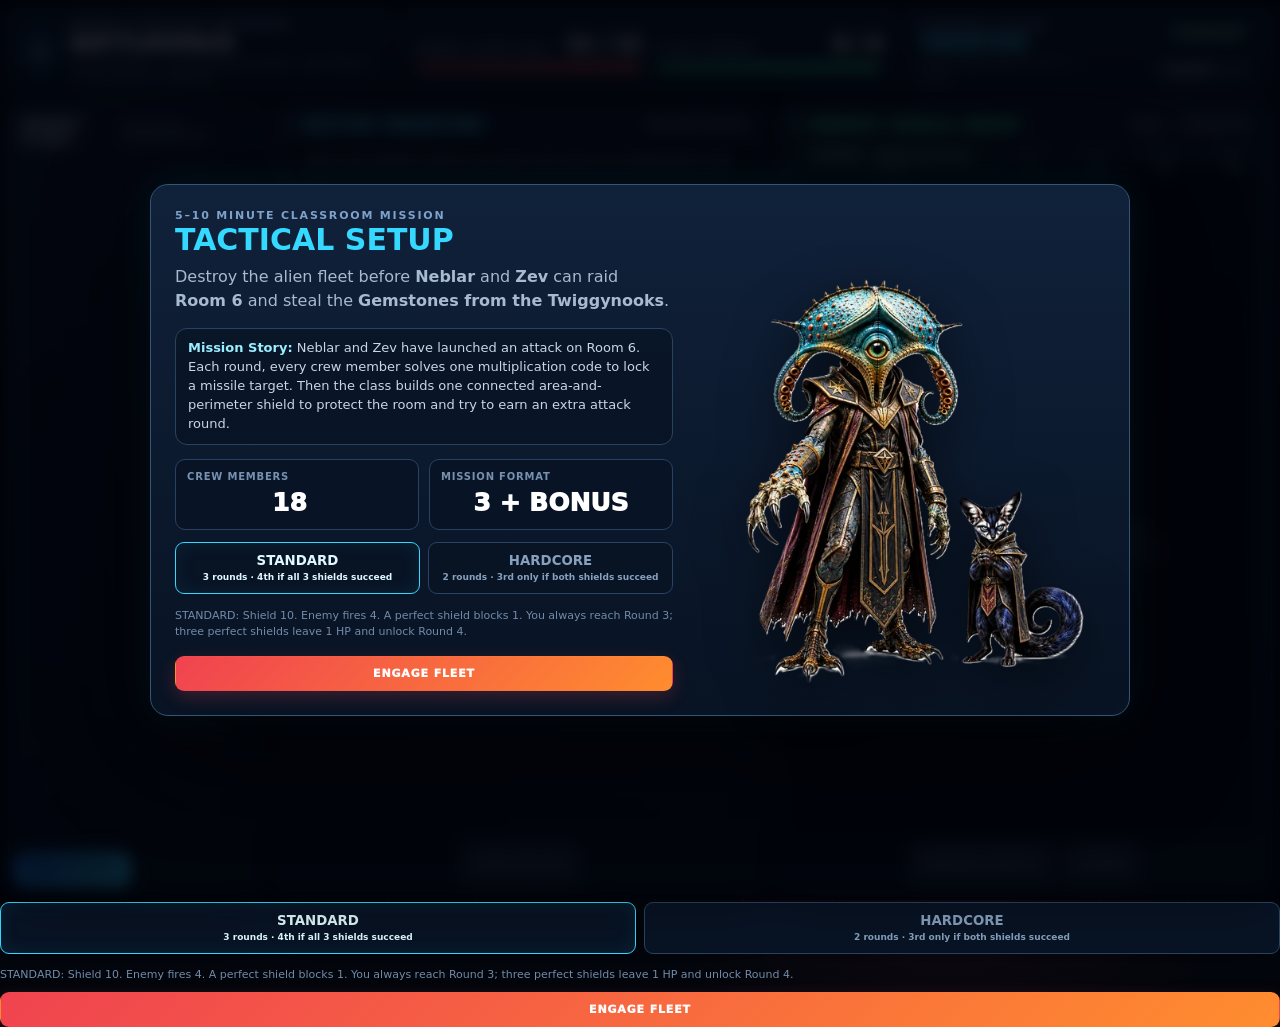
<file: original-backup.html>
<!DOCTYPE html>
<html lang="en">
<head>
<meta charset="UTF-8">
<meta name="viewport" content="width=device-width, initial-scale=1.0">
<title>BattleSpace: Classroom Tactical Command</title>
<style>
:root{--bg:#030711;--panel:rgba(9,18,34,.88);--panel2:rgba(7,14,28,.74);--line:#223556;--cyan:#35d8ff;--cyan2:#0b8cff;--amber:#ffb020;--red:#ff4d5a;--green:#25e2a4;--text:#f4f8ff;--muted:#89a0bd;--violet:#9b7bff;}
*{box-sizing:border-box;user-select:none;font-family:Inter,'Segoe UI',system-ui,-apple-system,sans-serif}
html,body{margin:0;min-height:100%;background:#02050b;color:var(--text)}
body{min-height:100vh;overflow-x:hidden;background:
radial-gradient(circle at 18% 20%,rgba(53,216,255,.08),transparent 24%),
radial-gradient(circle at 82% 14%,rgba(155,123,255,.10),transparent 26%),
radial-gradient(circle at 74% 82%,rgba(255,77,90,.055),transparent 23%),
linear-gradient(180deg,#050a14 0%,#02050b 70%);}
body:before{content:"";position:fixed;inset:0;pointer-events:none;opacity:.48;background-image:
radial-gradient(circle,#fff 0 1px,transparent 1.4px),radial-gradient(circle,#8edfff 0 1px,transparent 1.2px),radial-gradient(circle,#fff 0 .7px,transparent 1px);background-size:117px 117px,173px 173px,89px 89px;background-position:13px 31px,51px 7px,76px 54px;animation:drift 80s linear infinite}
@keyframes drift{to{background-position:240px 100px,-160px 220px,180px -90px}}
.shell{width:min(1770px,calc(100vw - 16px));margin:8px auto 10px;position:relative;z-index:1;display:flex;flex-direction:column;height:calc(100vh - 16px)}
.hud{display:grid;grid-template-columns:1.05fr 1.35fr 1fr;gap:8px;margin-bottom:8px}
.hud-card{background:linear-gradient(180deg,rgba(16,29,51,.96),rgba(8,17,32,.94));border:1px solid #28405f;border-radius:14px;min-height:70px;padding:9px 14px;box-shadow:0 12px 36px rgba(0,0,0,.25),inset 0 1px rgba(255,255,255,.035)}
.mission-brand{display:flex;align-items:center;gap:14px} .brand-mark{width:48px;height:48px;border-radius:50%;display:grid;place-items:center;border:1px solid rgba(53,216,255,.55);box-shadow:0 0 22px rgba(53,216,255,.18);background:radial-gradient(circle,rgba(53,216,255,.18),rgba(53,216,255,.03));font-size:24px}
.kicker{font-size:11px;letter-spacing:1.8px;text-transform:uppercase;color:#7ea2ca;font-weight:800} .brand-title{font-size:20px;font-weight:950;letter-spacing:.8px} .brand-sub{font-size:12px;color:#8097b4;margin-top:2px}
.hud-stat-row{display:grid;grid-template-columns:1fr 1fr;gap:14px;height:100%;align-items:center} .hud-stat{min-width:0} .stat-line{display:flex;justify-content:space-between;gap:8px;align-items:end} .stat-lbl{font-size:11px;color:#8aa4c3;text-transform:uppercase;letter-spacing:1px;font-weight:800} .stat-val{font-size:20px;font-weight:950} .bar{height:9px;border-radius:99px;background:#07111f;border:1px solid #1f3653;margin-top:7px;overflow:hidden} .bar-fill{height:100%;width:100%;border-radius:inherit;transition:width .35s ease;background:linear-gradient(90deg,var(--cyan2),var(--cyan));box-shadow:0 0 15px rgba(53,216,255,.5)} .bar-fill.enemy{background:linear-gradient(90deg,#c53646,var(--red));box-shadow:0 0 15px rgba(255,77,90,.4)} .bar-fill.shield{background:linear-gradient(90deg,#0fa977,var(--green));box-shadow:0 0 15px rgba(37,226,164,.4)}
.phase-card{display:flex;align-items:center;justify-content:space-between;gap:12px} .phase-name{font-size:17px;font-weight:950;color:var(--cyan)} .phase-actions{display:flex;align-items:center;gap:7px;flex-wrap:wrap;justify-content:flex-end}.round-pill,.mode-pill{border:1px solid #29425f;border-radius:999px;padding:7px 11px;color:#cbd9ea;font-size:12px;font-weight:900;white-space:nowrap;background:#091425}.mode-pill{cursor:pointer;color:#8fffd5;border-color:#237a64}.mode-pill.hard{color:#ffd176;border-color:#8f651e}
.deck{display:grid;grid-template-columns:258px minmax(0,1fr) minmax(0,1fr);gap:8px;align-items:stretch;flex:1;min-height:0}
.panel{background:linear-gradient(180deg,rgba(13,25,45,.94),rgba(7,15,29,.9));border:1px solid #263b58;border-radius:16px;box-shadow:0 20px 50px rgba(0,0,0,.24),inset 0 1px rgba(255,255,255,.025);position:relative;overflow:hidden}
.panel:before{content:"";position:absolute;inset:0;pointer-events:none;background:linear-gradient(120deg,rgba(255,255,255,.018),transparent 35%,rgba(53,216,255,.018));}
.fleet{padding:12px;display:flex;flex-direction:column;gap:8px;min-height:0} .panel-head{display:flex;justify-content:space-between;align-items:center;margin-bottom:2px} .panel-title{font-size:14px;text-transform:uppercase;letter-spacing:1.25px;font-weight:950;color:#bdd0e9} .micro{font-size:10px;color:#617d9d;text-transform:uppercase;letter-spacing:1px;font-weight:800}
.ship-card{border:1px solid #263a56;background:rgba(3,8,17,.72);border-radius:12px;overflow:hidden;position:relative;transition:.35s;min-height:156px} .ship-card.destroyed{filter:saturate(.2);border-color:rgba(255,77,90,.55)} .ship-card.destroyed .ship-art{opacity:.25;transform:translateY(8px) rotate(-2deg) scale(.96)} .ship-card.destroyed:after{content:"DESTROYED";position:absolute;inset:0;display:grid;place-items:center;font-size:22px;font-weight:1000;letter-spacing:2px;color:#ff7f89;text-shadow:0 0 18px #ff3546;background:linear-gradient(180deg,transparent,rgba(90,5,14,.17))}
.ship-visual{height:92px;position:relative;display:flex;align-items:center;justify-content:center;background:radial-gradient(circle at 50% 55%,rgba(53,216,255,.09),transparent 57%)} .ship-art{max-height:88px;max-width:95%;object-fit:contain;transition:.4s;filter:drop-shadow(0 8px 9px rgba(0,0,0,.72))} .ship-card.damage .ship-art{animation:damageFlash .45s} @keyframes damageFlash{0%,100%{filter:drop-shadow(0 8px 9px rgba(0,0,0,.72))}45%{filter:drop-shadow(0 0 16px #ff4351) brightness(1.55)}}
.ship-info{padding:7px 10px 10px;border-top:1px solid #17283f} .ship-top{display:flex;align-items:center;justify-content:space-between;gap:6px} .ship-name{font-size:12px;font-weight:950;color:#f4bd4e} .ship-role{font-size:9px;color:#6f89a8;text-transform:uppercase;font-weight:900;letter-spacing:.8px} .ship-bottom{display:flex;justify-content:space-between;align-items:center;margin-top:7px} .mini-grid{display:grid;gap:2px} .mini-cell{width:11px;height:11px;border-radius:2px;background:#1a2a40;border:1px solid #2a405f} .mini-cell.filled{background:#d84251;border-color:#ff6671;box-shadow:0 0 5px rgba(255,77,90,.55)} .hull-dots{display:flex;gap:4px} .hull-dot{width:8px;height:8px;border-radius:50%;background:#ff5361;box-shadow:0 0 7px rgba(255,77,90,.4)} .hull-dot.down{background:#26354a;box-shadow:none}
.board{padding:10px 10px 8px;min-width:0;display:flex;flex-direction:column;min-height:0} .board-head{display:flex;justify-content:space-between;align-items:center;gap:10px;margin-bottom:7px} .board-title{font-size:15px;font-weight:1000;letter-spacing:.9px;text-transform:uppercase} .board-title.attack{color:var(--cyan)} .board-title.defense{color:var(--green)} .board-chip{font-size:10px;border:1px solid #2b4261;background:#07111f;border-radius:999px;padding:5px 9px;color:#9eb5d0;font-weight:900;letter-spacing:.7px;text-transform:uppercase}
.scan-wrap{display:grid;grid-template-columns:20px minmax(0,1fr);grid-template-rows:16px minmax(0,1fr);gap:3px;flex:1;min-height:0} .coord-top{grid-column:2;display:grid;grid-template-columns:repeat(8,1fr);font-size:8px;color:#537395;text-align:center;font-weight:900;letter-spacing:.8px} .coord-left{grid-row:2;display:grid;grid-template-rows:repeat(8,1fr);font-size:8px;color:#537395;text-align:center;align-items:center;font-weight:900} .grid-8{grid-column:2;grid-row:2;display:grid;grid-template-columns:repeat(8,1fr);grid-template-rows:repeat(8,1fr);gap:4px;aspect-ratio:1;width:100%;height:100%;align-self:center;position:relative;min-height:0}
.cell{position:relative;overflow:hidden;background:linear-gradient(180deg,rgba(6,15,28,.96),rgba(4,10,20,.96));border:1px solid #1b314c;border-radius:7px;display:flex;flex-direction:column;align-items:center;justify-content:center;min-width:0;font-size:clamp(13px,1.2vw,21px);font-weight:950;color:#f4f8ff;cursor:pointer;transition:.18s;box-shadow:inset 0 0 0 1px rgba(255,255,255,.008)} .cell:before{content:"";position:absolute;inset:0;background:linear-gradient(90deg,transparent 49%,rgba(53,216,255,.025) 50%,transparent 51%),linear-gradient(0deg,transparent 49%,rgba(53,216,255,.025) 50%,transparent 51%);pointer-events:none} .cell:hover:not(.locked):not(.disabled){border-color:#39d8ff;transform:translateY(-1px);box-shadow:0 0 13px rgba(53,216,255,.12)} .cell.disabled{cursor:default;color:#24364c;background:#050b15} .cell.primed{border-color:#ffb020;background:radial-gradient(circle,rgba(255,176,32,.16),rgba(7,12,20,.98));color:#ffd178;box-shadow:inset 0 0 16px rgba(255,176,32,.08),0 0 11px rgba(255,176,32,.08)} .cell.primed:after{content:"⌖";position:absolute;right:4px;top:1px;font-size:12px;color:#ffb020} .cell.misfire{border-color:#4a5a6d;color:#6f839b;background:#0a111b;font-size:clamp(9px,.8vw,13px)} .cell.hit{background:radial-gradient(circle,#ff7b51 0 12%,#d92d42 30%,#4a0812 73%);border-color:#ff7e88;color:white;box-shadow:0 0 18px rgba(255,77,90,.32)} .cell.ping{background:radial-gradient(circle,rgba(255,176,32,.22),rgba(15,14,11,.98));border-color:#d99824;color:#ffc45c} .cell.miss-clean{background:#050a12;border-color:#101c2c;color:#24405f} .p-num{font-size:1.35em;line-height:1} .p-lbl{font-size:.43em;letter-spacing:.8px;text-transform:uppercase;color:#dca94f;margin-top:2px} .cell.impact{animation:impact .38s ease} @keyframes impact{0%{transform:scale(.92);filter:brightness(2.3)}50%{transform:scale(1.08)}100%{transform:scale(1)}}
.controls{display:flex;gap:8px;justify-content:center;margin-top:8px;min-height:40px} .btn{border:1px solid transparent;border-radius:9px;padding:10px 16px;font-size:11px;font-weight:1000;letter-spacing:.85px;text-transform:uppercase;color:white;cursor:pointer;transition:.16s;box-shadow:0 8px 18px rgba(0,0,0,.25)} .btn:hover:not(:disabled){filter:brightness(1.11);transform:translateY(-1px)} .btn:active:not(:disabled){transform:scale(.98)} .btn:disabled{background:#1b2a3c!important;color:#52677f!important;border-color:#283d57!important;box-shadow:none;cursor:not-allowed} .btn-fire{background:linear-gradient(135deg,#f04350,#ff8d2f);box-shadow:0 6px 18px rgba(240,67,80,.22)} .btn-defend{background:linear-gradient(135deg,#16b37f,#25e2a4);color:#03140f} .btn-blue{background:linear-gradient(135deg,#176eea,#35d8ff);color:#03121b} .btn-ghost{background:#18283d;border-color:#2d4460;color:#bdd0e8}
.status-strip{min-height:34px;border:1px solid #24415f;border-radius:9px;background:rgba(5,13,24,.77);display:flex;align-items:center;justify-content:center;padding:5px 10px;text-align:center;font-size:10px;color:#9db7d4;font-weight:850;letter-spacing:.25px;margin-bottom:7px;line-height:1.25} .status-strip.alert{border-color:#a76e14;color:#ffd176;background:rgba(75,47,8,.25)} .status-strip.good{border-color:#158965;color:#8fffd5;background:rgba(4,70,51,.26)}
.shield-topline{display:grid;grid-template-columns:minmax(0,1.25fr) minmax(260px,.95fr);gap:6px;align-items:stretch;margin-bottom:7px} .shield-topline .status-strip{margin-bottom:0} .def-metrics{display:grid;grid-template-columns:repeat(4,1fr);gap:5px} .metric{border:1px solid #20405b;background:#061322;border-radius:8px;text-align:center;padding:4px 3px;min-width:0} .metric .m-label{font-size:7px;text-transform:uppercase;color:#6685a6;font-weight:900;letter-spacing:.55px;white-space:nowrap} .metric .m-val{font-size:14px;font-weight:1000;color:#d9f8ef;margin-top:1px} .metric.target .m-val{color:#54efb9} .defense-idle{position:absolute;inset:64px 10px 52px;z-index:4;border:1px dashed #28435e;border-radius:12px;background:rgba(3,8,16,.74);display:flex;flex-direction:column;align-items:center;justify-content:center;text-align:center;padding:16px;color:#7190b2;backdrop-filter:blur(3px)} .defense-idle .shield-icon{font-size:46px;filter:drop-shadow(0 0 16px rgba(37,226,164,.23));margin-bottom:6px} .defense-idle strong{color:#b8d1e7;font-size:13px;letter-spacing:.7px} .defense-idle small{max-width:280px;line-height:1.35;margin-top:5px;font-size:11px}
.cell.shield-drawn{background:radial-gradient(circle,rgba(37,226,164,.28),rgba(5,65,49,.74));border-color:#32e6aa;color:#c8ffeb;box-shadow:inset 0 0 18px rgba(37,226,164,.14),0 0 8px rgba(37,226,164,.08)} .cell.shield-drawn:after{content:"";position:absolute;width:45%;height:52%;border:2px solid #b9ffe4;border-top-left-radius:50%;border-top-right-radius:50%;border-bottom-left-radius:52%;border-bottom-right-radius:52%;opacity:.7;clip-path:polygon(50% 0,100% 16%,88% 75%,50% 100%,12% 75%,0 16%)}
.modal-overlay{position:fixed;inset:0;z-index:1000;background:rgba(0,3,9,.82);display:flex;align-items:center;justify-content:center;padding:18px;backdrop-filter:blur(8px)} .modal{width:min(470px,95vw);background:linear-gradient(180deg,#10213a,#081323);border:1px solid #345478;border-radius:18px;padding:23px;box-shadow:0 28px 100px rgba(0,0,0,.65),0 0 40px rgba(53,216,255,.09);text-align:center} .modal h1,.modal h2{margin:0 0 8px} .modal p{color:#a8bad0;line-height:1.5;margin:8px 0 15px} .setup-modal{width:min(980px,96vw);text-align:left;padding:24px} .setup-layout{display:grid;grid-template-columns:minmax(0,1.1fr) minmax(280px,.9fr);gap:10px;align-items:center} .setup-copy{padding-right:8px} .setup-story{font-size:13px;color:#c7d6e8;background:rgba(6,16,31,.56);border:1px solid #29435f;border-radius:12px;padding:10px 12px;margin:10px 0 14px;line-height:1.45} .setup-story strong{color:#9beeff} .setup-art{display:flex;align-items:flex-end;justify-content:center;min-height:100%} .setup-art img{max-width:100%;max-height:520px;object-fit:contain;filter:drop-shadow(0 16px 26px rgba(0,0,0,.55))} .setup-grid{display:grid;grid-template-columns:1fr 1fr;gap:10px;margin:12px 0} .setup-option{border:1px solid #2a4261;background:#081426;border-radius:10px;padding:11px;text-align:left} .setup-option label{display:block;font-size:10px;color:#7791b0;text-transform:uppercase;font-weight:900;letter-spacing:.8px;margin-bottom:5px} .setup-option input{width:100%;font-size:25px;text-align:center;font-weight:950;background:transparent;border:none;color:white;outline:none} .diff-toggle{display:flex;gap:8px;margin:10px 0 14px} .diff-btn{flex:1;border:1px solid #2b4362;border-radius:9px;padding:10px;background:#081324;color:#86a1be;font-weight:900;cursor:pointer} .diff-btn.active{border-color:#35d8ff;color:#dff9ff;box-shadow:inset 0 0 20px rgba(53,216,255,.08)} .setup-note{font-size:11px!important;color:#718ba9!important;margin-top:0!important}
.keypad-question{font-size:29px;font-weight:1000;color:#c8f7ff} .pad-display{height:58px;border:1px solid #2e4969;border-radius:9px;background:#050d18;color:white;font-size:32px;font-weight:1000;display:grid;place-items:center;margin:13px 0} .key-grid{display:grid;grid-template-columns:repeat(3,1fr);gap:7px} .pad-btn{border:1px solid #294360;background:#15263c;color:#eef7ff;border-radius:9px;padding:12px;font-size:18px;font-weight:950;cursor:pointer} .pad-btn.enter{grid-column:span 2;background:linear-gradient(135deg,#0b87f2,#35d8ff);color:#03111b} .pad-btn.clear{background:#82303b} .result-big{font-size:56px;margin:4px 0 0} .result-detail{white-space:pre-line}
.toast{position:fixed;left:50%;top:94px;transform:translateX(-50%) translateY(-12px);z-index:1200;opacity:0;pointer-events:none;transition:.2s;background:rgba(4,12,23,.97);border:2px solid #2b496a;border-radius:14px;padding:13px 22px;color:#eaf7ff;font-weight:950;font-size:15px;letter-spacing:.35px;box-shadow:0 16px 44px rgba(0,0,0,.5);max-width:min(760px,90vw);text-align:center}.toast.show{opacity:1;transform:translateX(-50%) translateY(0)} .toast.danger{border-color:#d65a66;color:#ffd2d6;background:rgba(40,7,13,.97)} .toast.good{border-color:#1f9c74;color:#baffea;background:rgba(4,34,27,.97)}
.new-mission{position:fixed;left:14px;bottom:14px;z-index:70;padding:10px 14px;font-size:10px}
@media(max-width:1250px){.deck{grid-template-columns:220px 1fr 1fr}.ship-card{min-height:150px}.ship-visual{height:84px}.ship-art{max-height:80px}.shield-topline{grid-template-columns:1fr}.setup-modal{width:min(920px,96vw)}}
@media(max-width:980px){body{overflow:auto}.shell{height:auto}.hud{grid-template-columns:1fr 1fr}.phase-card{grid-column:1/-1}.deck{grid-template-columns:1fr}.fleet{display:grid;grid-template-columns:repeat(3,1fr)}.fleet .panel-head{grid-column:1/-1}.ship-card{min-height:120px}.ship-visual{height:72px}.ship-art{max-height:68px}.grid-8{max-height:none}.setup-layout{grid-template-columns:1fr}.setup-copy{padding-right:0}.setup-art{order:-1;max-height:280px}.setup-art img{max-height:260px}.shield-topline{grid-template-columns:1fr}.new-mission{left:auto;right:12px;bottom:12px}}
@media(min-width:981px){body{overflow:hidden}}</style>
</head>
<body>
<div class="shell">
  <div class="hud">
    <div class="hud-card mission-brand"><div class="brand-mark">⌖</div><div><div class="kicker">Room 6 Tactical Network</div><div class="brand-title">BATTLESPACE</div><div class="brand-sub" id="mission-sub">Quick Mission · 3 guaranteed attack rounds · earn a 4th with perfect shielding</div></div></div>
    <div class="hud-card"><div class="hud-stat-row">
      <div class="hud-stat"><div class="stat-line"><span class="stat-lbl">Enemy Fleet Hull</span><span class="stat-val" id="disp-hull">11 / 11</span></div><div class="bar"><div class="bar-fill enemy" id="bar-hull"></div></div></div>
      <div class="hud-stat"><div class="stat-line"><span class="stat-lbl">Class Shield</span><span class="stat-val" id="disp-shield">6 / 6</span></div><div class="bar"><div class="bar-fill shield" id="bar-shield"></div></div></div>
    </div></div>
    <div class="hud-card phase-card"><div><div class="kicker">Current Phase</div><div class="phase-name" id="phase-name">TARGETING</div><div class="brand-sub" id="crew-line">Crew responses 0 / 18 · 0 locks</div></div><div class="phase-actions"><button class="mode-pill" id="mode-pill" onclick="toggleTopDifficulty()">STANDARD</button><div class="round-pill" id="round-pill">ROUND 1 / 3</div></div></div>
  </div>

  <div class="deck">
    <aside class="panel fleet" id="fleet-panel"><div class="panel-head"><div class="panel-title">Enemy Fleet</div><div class="micro">Tactical silhouettes</div></div></aside>

    <section class="panel board" id="attack-panel">
      <div class="board-head"><div class="board-title attack">⚡ Sector Targeting</div><div class="board-chip">Multiplication</div></div>
      <div class="status-strip" id="attack-status">Each crew member selects one sector and solves its multiplication code.</div>
      <div class="scan-wrap"><div></div><div class="coord-top" id="atk-col-labels"></div><div class="coord-left" id="atk-row-labels"></div><div class="grid-8" id="attack-grid"></div></div>
      <div class="controls"><button class="btn btn-fire" id="btn-fire" disabled onclick="fireSalvo()">FIRE VOLLEY</button></div>
    </section>

    <section class="panel board" id="defense-panel">
      <div class="board-head"><div class="board-title defense">🛡 Energy Shield Array</div><div class="board-chip">Area + Perimeter</div></div>
      <div class="shield-topline"><div class="status-strip good" id="shield-req">STANDBY · Shield generator ready</div><div class="def-metrics"><div class="metric target"><div class="m-label">Target A</div><div class="m-val" id="target-area">—</div></div><div class="metric target"><div class="m-label">Target P</div><div class="m-val" id="target-perim">—</div></div><div class="metric"><div class="m-label">Current A</div><div class="m-val" id="current-area">—</div></div><div class="metric"><div class="m-label">Current P</div><div class="m-val" id="current-perim">—</div></div></div></div>
      <div class="scan-wrap"><div></div><div class="coord-top" id="def-col-labels"></div><div class="coord-left" id="def-row-labels"></div><div class="grid-8" id="defense-grid"></div></div>
      <div class="defense-idle" id="defense-idle"><div class="shield-icon">⬡</div><strong>SHIELD ON STANDBY</strong><small>After each attack round, build one connected shield shape. Get the area and perimeter exactly right to reduce damage and earn the bonus round.</small></div>
      <div class="controls"><button class="btn btn-defend" id="btn-defend" disabled onclick="resolveDefense()">ENGAGE SHIELD</button><button class="btn btn-ghost" id="btn-clear" disabled onclick="clearDefenseDrawing()">CLEAR</button></div>
    </section>
  </div>
</div>
<button class="btn btn-blue new-mission" onclick="location.reload()">NEW MISSION</button>
<div class="toast" id="toast"></div>

<div class="modal-overlay" id="setup-modal">
  <div class="modal setup-modal"><div class="setup-layout"><div class="setup-copy"><div class="kicker">5–10 minute classroom mission</div><h1 style="color:var(--cyan);font-size:30px;margin-bottom:4px">TACTICAL SETUP</h1><p>Destroy the alien fleet before <strong>Neblar</strong> and <strong>Zev</strong> can raid <strong>Room 6</strong> and steal the <strong>Gemstones from the Twiggynooks</strong>.</p><div class="setup-story"><strong>Mission Story:</strong> Neblar and Zev have launched an attack on Room 6. Each round, every crew member solves one multiplication code to lock a missile target. Then the class builds one connected area-and-perimeter shield to protect the room and try to earn an extra attack round.</div>
    <div class="setup-grid"><div class="setup-option"><label>Crew members</label><input id="player-input" type="number" min="8" max="30" value="18"></div><div class="setup-option"><label>Mission format</label><input id="mission-format" value="3 + BONUS" disabled></div></div>
    <div class="diff-toggle"><button class="diff-btn active" id="std-btn" onclick="setDifficulty(false)">STANDARD<br><span style="font-size:9px;font-weight:600">3 rounds · 4th if all 3 shields succeed</span></button><button class="diff-btn" id="hard-btn" onclick="setDifficulty(true)">HARDCORE<br><span style="font-size:9px;font-weight:600">2 rounds · 3rd only if both shields succeed</span></button></div>
    <p class="setup-note" id="setup-note">STANDARD: Shield 10. Enemy fires 4. A perfect shield blocks 1. You always reach Round 3; three perfect shields leave 1 HP and unlock Round 4.</p>
    <button class="btn btn-fire" style="width:100%" onclick="startGame()">ENGAGE FLEET</button></div><div class="setup-art"><img src="[data-uri]" alt="Neblar and Zev"></div></div>
  </div>
</div>
    <div class="diff-toggle"><button class="diff-btn active" id="std-btn" onclick="setDifficulty(false)">STANDARD<br><span style="font-size:9px;font-weight:600">3 rounds · 4th if all 3 shields succeed</span></button><button class="diff-btn" id="hard-btn" onclick="setDifficulty(true)">HARDCORE<br><span style="font-size:9px;font-weight:600">2 rounds · 3rd only if both shields succeed</span></button></div>
    <p class="setup-note" id="setup-note">STANDARD: Shield 10. Enemy fires 4. A perfect shield blocks 1. You always reach Round 3; three perfect shields leave 1 HP and unlock Round 4.</p>
    <button class="btn btn-fire" style="width:100%" onclick="startGame()">ENGAGE FLEET</button>
  </div>
</div>

<div class="modal-overlay" id="keypad-modal" style="display:none"><div class="modal"><div class="kicker">Target calibration</div><div class="keypad-question" id="pad-prompt">4 × 5 = ?</div><div class="pad-display" id="pad-display"></div><div class="key-grid">
<button class="pad-btn" onclick="pressKey('1')">1</button><button class="pad-btn" onclick="pressKey('2')">2</button><button class="pad-btn" onclick="pressKey('3')">3</button><button class="pad-btn" onclick="pressKey('4')">4</button><button class="pad-btn" onclick="pressKey('5')">5</button><button class="pad-btn" onclick="pressKey('6')">6</button><button class="pad-btn" onclick="pressKey('7')">7</button><button class="pad-btn" onclick="pressKey('8')">8</button><button class="pad-btn" onclick="pressKey('9')">9</button><button class="pad-btn clear" onclick="clearKey()">C</button><button class="pad-btn" onclick="pressKey('0')">0</button><button class="pad-btn" onclick="closeKeypad()">✕</button><button class="pad-btn enter" onclick="commitTarget()">LOCK TARGET</button></div></div></div>

<div class="modal-overlay" id="shield-result-modal" style="display:none"><div class="modal"><div class="result-big" id="sr-icon">🛡</div><h2 id="sr-title">SHIELD SUCCESS</h2><p class="result-detail" id="sr-msg"></p><button class="btn btn-blue" id="shield-next-btn" style="width:100%" onclick="advanceAfterDefense()">NEXT ATTACK ROUND</button></div></div>
<div class="modal-overlay" id="outcome-modal" style="display:none"><div class="modal"><div class="result-big" id="outcome-icon">🏆</div><h1 id="outcome-title"></h1><p id="outcome-msg"></p><button class="btn btn-blue" style="width:100%" onclick="hideOutcomeModal()">VIEW FINAL SCANNERS</button></div></div>

<script>
const SHIP_IMAGES={lev:'[data-uri]',bas:'[data-uri]',rap:'[data-uri]'};
const SHIPS=[
 {id:'lev',name:'Stellar Leviathan',role:'Flagship',shape:[[0,0],[1,0],[2,0],[1,1]],color:'#a58cff'},
 {id:'bas',name:'Nebula Basilisk',role:'Striker',shape:[[0,0],[0,1],[0,2],[1,2]],color:'#ff9a42'},
 {id:'rap',name:'Quasar Raptor',role:'Interceptor',shape:[[0,0],[1,0],[0,1]],color:'#42d9ff'}
];
let basePlayerCount=18,currentRound=1,maxRounds=3,isHardMode=false,attemptCount=0,inputVal='',currentActiveCell=null,defenseMode=false,drawnShieldCells=new Set(),requiredArea=0,requiredPerimeter=0,currentShields=10,classMaxShields=10,enemyDamage=4,shieldBlockValue=1,shieldSuccesses=0,alienCellMap=new Map(),shipStates=[],primedAttackCells=new Map(),resolving=false,missionStarted=false,pendingEndAfterDefense=false;
const SHIELD_PRESETS=[{a:4,p:8},{a:4,p:10},{a:5,p:12},{a:6,p:10},{a:6,p:14},{a:8,p:12},{a:9,p:12},{a:10,p:14},{a:12,p:14},{a:12,p:16},{a:15,p:16},{a:16,p:16}];

function applyDifficultyUI(){
  document.getElementById('std-btn').classList.toggle('active',!isHardMode);
  document.getElementById('hard-btn').classList.toggle('active',isHardMode);
  const pill=document.getElementById('mode-pill');
  pill.innerText=isHardMode?'HARDCORE':'STANDARD'; pill.classList.toggle('hard',isHardMode);
  document.getElementById('mission-format').value=isHardMode?'2 + BONUS':'3 + BONUS';
  document.getElementById('mission-sub').innerText=isHardMode?'Hard Mission · 2 guaranteed rounds · earn Round 3 with two perfect shields':'Quick Mission · 3 guaranteed rounds · earn Round 4 with perfect shielding';
  document.getElementById('setup-note').innerText=isHardMode?
    'HARDCORE: Shield 8. Enemy fires 5. A perfect shield blocks 2. You always reach Round 2; both shields must succeed to leave 2 HP and unlock Round 3. Live shield readings are hidden.':
    'STANDARD: Shield 10. Enemy fires 4. A perfect shield blocks 1. You always reach Round 3; three perfect shields leave 1 HP and unlock Round 4.';
}
function setDifficulty(hard){if(missionStarted)return;isHardMode=hard;applyDifficultyUI()}
function toggleTopDifficulty(){if(missionStarted){showToast('MODE LOCKED FOR THIS MISSION · press NEW MISSION to change it','');return}isHardMode=!isHardMode;applyDifficultyUI()}
function labels(){const letters='ABCDEFGH'.split('');for(const id of ['atk-col-labels','def-col-labels'])document.getElementById(id).innerHTML=letters.map(x=>`<span>${x}</span>`).join('');for(const id of ['atk-row-labels','def-row-labels'])document.getElementById(id).innerHTML=[1,2,3,4,5,6,7,8].map(x=>`<span>${x}</span>`).join('')}
function renderFleet(){const panel=document.getElementById('fleet-panel');panel.querySelectorAll('.ship-card').forEach(x=>x.remove());SHIPS.forEach(s=>{const card=document.createElement('div');card.className='ship-card';card.id='ship-'+s.id;let xs=s.shape.map(p=>p[0]),ys=s.shape.map(p=>p[1]),w=Math.max(...xs)+1,h=Math.max(...ys)+1;let filled=new Set(s.shape.map(([x,y])=>`${x},${y}`));let cells='';for(let y=0;y<h;y++)for(let x=0;x<w;x++)cells+=`<div class="mini-cell ${filled.has(`${x},${y}`)?'filled':''}"></div>`;card.innerHTML=`<div class="ship-visual"><img class="ship-art" src="${SHIP_IMAGES[s.id]}" alt=""></div><div class="ship-info"><div class="ship-top"><span class="ship-name">${s.name}</span><span class="ship-role">${s.role}</span></div><div class="ship-bottom"><div class="mini-grid" style="grid-template-columns:repeat(${w},11px)">${cells}</div><div class="hull-dots" id="dots-${s.id}" title="Ship identity is not revealed by partial hits">${s.shape.map(()=>'<i class="hull-dot"></i>').join('')}</div></div></div>`;panel.appendChild(card)})}
function startGame(){
  basePlayerCount=Math.max(8,Math.min(30,parseInt(document.getElementById('player-input').value)||18)); missionStarted=true;
  if(isHardMode){classMaxShields=8;currentShields=8;enemyDamage=5;shieldBlockValue=2;maxRounds=2}else{classMaxShields=10;currentShields=10;enemyDamage=4;shieldBlockValue=1;maxRounds=3}
  currentRound=1;shieldSuccesses=0;attemptCount=0;pendingEndAfterDefense=false;
  document.getElementById('setup-modal').style.display='none';labels();renderFleet();buildAttackGrid();buildDefenseGrid();spawnHiddenFleet();
  document.getElementById('attack-status').innerText='Round 1 · each crew member selects one sector and solves its multiplication code.';
  document.getElementById('shield-req').innerText=`STANDBY · Enemy volley: ${enemyDamage} missiles`;
  updateHUD();
}
function buildAttackGrid(){const grid=document.getElementById('attack-grid');grid.innerHTML='';const axisA=[2,3,4,5,6,7,8,10],axisB=[1,2,3,4,5,6,7,8],qs=[];for(const a of axisA)for(const b of axisB)qs.push(Math.random()>.5?{x:a,y:b,product:a*b}:{x:b,y:a,product:a*b});for(let i=qs.length-1;i>0;i--){const j=Math.floor(Math.random()*(i+1));[qs[i],qs[j]]=[qs[j],qs[i]]}qs.forEach((q,idx)=>{const c=document.createElement('div');c.className='cell';c.id=`atk-${idx}`;c.dataset.idx=idx;c.dataset.x=q.x;c.dataset.y=q.y;c.dataset.product=q.product;c.innerText=`${q.x}×${q.y}`;c.onclick=()=>openKeypad(c);grid.appendChild(c)})}
function buildDefenseGrid(){const grid=document.getElementById('defense-grid');grid.innerHTML='';for(let i=0;i<64;i++){const c=document.createElement('div');c.className='cell disabled';c.id='def-'+i;c.onclick=()=>toggleShieldCell(i);grid.appendChild(c)}}
function spawnHiddenFleet(){alienCellMap.clear();shipStates=[];SHIPS.forEach(s=>{let placed=false,tries=0,indices=[];while(!placed&&tries++<500){let rot=Math.floor(Math.random()*4);let oriented=s.shape.map(([x,y])=>rot===1?[-y,x]:rot===2?[-x,-y]:rot===3?[y,-x]:[x,y]);let minX=Math.min(...oriented.map(p=>p[0])),maxX=Math.max(...oriented.map(p=>p[0])),minY=Math.min(...oriented.map(p=>p[1])),maxY=Math.max(...oriented.map(p=>p[1]));let ox=Math.floor(Math.random()*(8-(maxX-minX)))-minX,oy=Math.floor(Math.random()*(8-(maxY-minY)))-minY;indices=oriented.map(([x,y])=>(y+oy)*8+(x+ox));if(!indices.some(i=>alienCellMap.has(i)))placed=true}indices.forEach(i=>alienCellMap.set(i,s.id));shipStates.push({...s,cells:new Set(indices),hits:new Set(),destroyed:false})})}
function openKeypad(cell){if(defenseMode||resolving||attemptCount>=basePlayerCount||cell.classList.contains('locked')||cell.classList.contains('primed'))return;currentActiveCell=cell;inputVal='';document.getElementById('pad-display').innerText='';document.getElementById('pad-prompt').innerText=`${cell.dataset.x} × ${cell.dataset.y} = ?`;document.getElementById('keypad-modal').style.display='flex'}
function pressKey(n){if(inputVal.length<3){inputVal+=n;document.getElementById('pad-display').innerText=inputVal}}function clearKey(){inputVal='';document.getElementById('pad-display').innerText=''}function closeKeypad(){document.getElementById('keypad-modal').style.display='none';currentActiveCell=null}
function commitTarget(){if(!currentActiveCell)return;const cell=currentActiveCell,correct=+cell.dataset.product,entered=parseInt(inputVal,10),idx=+cell.dataset.idx;document.getElementById('keypad-modal').style.display='none';attemptCount++;if(entered===correct){cell.classList.add('primed');cell.innerHTML=`<span style="font-size:.68em;color:#d7a748">LOCKED</span>${correct}`;primedAttackCells.set(idx,cell);document.getElementById('attack-status').innerText=`Correct · missile locked. Crew responses ${attemptCount}/${basePlayerCount}.`}else{cell.classList.add('locked','misfire');cell.innerHTML=`<span style="font-size:.78em">NO LOCK</span><span style="font-size:.68em;color:#9eb0c3">${correct}</span>`;showToast(`TARGET LOCK FAILED · ${cell.dataset.x} × ${cell.dataset.y} = ${correct} · no missile added`,'danger');document.getElementById('attack-status').className='status-strip alert';document.getElementById('attack-status').innerText=`Last answer incorrect: no missile was primed. Crew responses ${attemptCount}/${basePlayerCount} · ${primedAttackCells.size} missiles ready.`}currentActiveCell=null;updateHUD();if(attemptCount>=basePlayerCount){document.getElementById('attack-status').className='status-strip good';document.getElementById('attack-status').innerText=`Crew complete · ${primedAttackCells.size} missile${primedAttackCells.size===1?'':'s'} locked. FIRE VOLLEY.`}}
window.addEventListener('keydown',e=>{if(document.getElementById('keypad-modal').style.display==='flex'){if(e.key>='0'&&e.key<='9')pressKey(e.key);else if(e.key==='Enter')commitTarget();else if(e.key==='Backspace'){inputVal=inputVal.slice(0,-1);document.getElementById('pad-display').innerText=inputVal}else if(e.key==='Escape')closeKeypad()}})
function updateHUD(){const hits=shipStates.reduce((n,s)=>n+s.hits.size,0),total=SHIPS.reduce((n,s)=>n+s.shape.length,0);document.getElementById('disp-hull').innerText=`${total-hits} / ${total}`;document.getElementById('bar-hull').style.width=`${(total-hits)/total*100}%`;document.getElementById('disp-shield').innerText=`${currentShields} / ${classMaxShields}`;document.getElementById('bar-shield').style.width=`${currentShields/classMaxShields*100}%`;document.getElementById('crew-line').innerText=`Crew responses ${attemptCount} / ${basePlayerCount} · ${primedAttackCells.size} locks · shields ${shieldSuccesses}`;const cap=isHardMode?3:4,base=isHardMode?2:3;document.getElementById('round-pill').innerText=currentRound>base?`BONUS ROUND ${currentRound} / ${cap}`:`ROUND ${currentRound} / ${base}${currentRound===base?' + BONUS?':''}`;document.getElementById('btn-fire').disabled=attemptCount<basePlayerCount||resolving||defenseMode}
function countProximity(idx){let cx=idx%8,cy=Math.floor(idx/8),n=0;for(let dx=-1;dx<=1;dx++)for(let dy=-1;dy<=1;dy++){if(!dx&&!dy)continue;let x=cx+dx,y=cy+dy;if(x>=0&&x<8&&y>=0&&y<8&&alienCellMap.has(y*8+x))n++}return n}
function sleep(ms){return new Promise(r=>setTimeout(r,ms))}
async function fireSalvo(){if(resolving||attemptCount<basePlayerCount)return;resolving=true;document.getElementById('btn-fire').disabled=true;document.getElementById('attack-status').className='status-strip alert';document.getElementById('attack-status').innerText=`ROUND ${currentRound} VOLLEY AWAY · resolving ${primedAttackCells.size} locked targets…`;for(const [idx,cell] of primedAttackCells){cell.classList.remove('primed');cell.classList.add('locked','impact');await sleep(70);if(alienCellMap.has(idx)){const sid=alienCellMap.get(idx),st=shipStates.find(s=>s.id===sid);st.hits.add(idx);cell.classList.add('hit');cell.innerHTML='💥<span style="font-size:.45em">HIT</span>';/* Do NOT reveal which ship was hit: identity remains hidden until destroyed. */if(st.hits.size===st.cells.size&&!st.destroyed){st.destroyed=true;destroyShipCard(st);showToast(st.name.toUpperCase()+' DESTROYED','good');await sleep(260)}}else{const p=countProximity(idx);if(p>0){cell.classList.add('ping');cell.innerHTML=`<span class="p-num">${p}</span><span class="p-lbl">contacts</span>`}else{cell.classList.add('miss-clean');cell.innerHTML='·'}}await sleep(45)}primedAttackCells.clear();resolving=false;updateHUD();const remaining=shipStates.reduce((n,s)=>n+(s.cells.size-s.hits.size),0);if(remaining===0){endGame(true);return}const baseRounds=isHardMode?2:3,bonusRound=isHardMode?3:4;if(currentRound<baseRounds){startDefensePhase();return}if(currentRound===baseRounds){startDefensePhase();return}if(currentRound===bonusRound){endGame(false);return}}
function destroyShipCard(st){const card=document.getElementById('ship-'+st.id);card.classList.add('destroyed');document.querySelectorAll('#dots-'+st.id+' .hull-dot').forEach(d=>d.classList.add('down'))}
function startDefensePhase(){defenseMode=true;drawnShieldCells.clear();document.getElementById('phase-name').innerText='COUNTERATTACK';document.getElementById('phase-name').style.color='var(--green)';document.getElementById('defense-idle').style.display='none';document.getElementById('shield-req').className='status-strip alert';const t=SHIELD_PRESETS[Math.floor(Math.random()*SHIELD_PRESETS.length)];requiredArea=t.a;requiredPerimeter=t.p;document.getElementById('target-area').innerText=requiredArea;document.getElementById('target-perim').innerText=requiredPerimeter;document.getElementById('shield-req').innerText=`INCOMING: ${enemyDamage} missiles · perfect shield blocks ${shieldBlockValue} · build ONE connected shape`;for(let i=0;i<64;i++){const c=document.getElementById('def-'+i);c.className='cell'}document.getElementById('btn-defend').disabled=false;document.getElementById('btn-clear').disabled=false;updateDefenseMetrics();updateHUD()}
function toggleShieldCell(idx){if(!defenseMode)return;const c=document.getElementById('def-'+idx);if(drawnShieldCells.has(idx)){drawnShieldCells.delete(idx);c.classList.remove('shield-drawn')}else{drawnShieldCells.add(idx);c.classList.add('shield-drawn')}updateDefenseMetrics()}
function clearDefenseDrawing(){[...drawnShieldCells].forEach(i=>document.getElementById('def-'+i).classList.remove('shield-drawn'));drawnShieldCells.clear();updateDefenseMetrics()}
function calculatePerimeter(set){let p=0;set.forEach(idx=>{const x=idx%8,y=Math.floor(idx/8);if(y===0||!set.has((y-1)*8+x))p++;if(y===7||!set.has((y+1)*8+x))p++;if(x===0||!set.has(y*8+x-1))p++;if(x===7||!set.has(y*8+x+1))p++});return p}
function isConnected(set){if(set.size===0)return false;const start=[...set][0],seen=new Set([start]),q=[start];while(q.length){const i=q.shift(),x=i%8,y=Math.floor(i/8);for(const [nx,ny] of [[x+1,y],[x-1,y],[x,y+1],[x,y-1]])if(nx>=0&&nx<8&&ny>=0&&ny<8){const ni=ny*8+nx;if(set.has(ni)&&!seen.has(ni)){seen.add(ni);q.push(ni)}}}return seen.size===set.size}
function updateDefenseMetrics(){const a=drawnShieldCells.size,p=calculatePerimeter(drawnShieldCells);document.getElementById('current-area').innerText=isHardMode?(a?'HIDDEN':'—'):a;document.getElementById('current-perim').innerText=isHardMode?(a?'HIDDEN':'—'):(a?p:0)}
function resolveDefense(){if(!defenseMode)return;const a=drawnShieldCells.size,p=calculatePerimeter(drawnShieldCells),connected=isConnected(drawnShieldCells),success=a===requiredArea&&p===requiredPerimeter&&connected;defenseMode=false;document.getElementById('btn-defend').disabled=true;document.getElementById('btn-clear').disabled=true;const incoming=enemyDamage,blocked=success?shieldBlockValue:0,damage=incoming-blocked;if(success)shieldSuccesses++;currentShields=Math.max(0,currentShields-damage);document.getElementById('sr-icon').innerText=success?'🛡️':'⚠️';document.getElementById('sr-title').innerText=success?'SHIELD SUCCESS':'SHIELD BREACH';document.getElementById('sr-title').style.color=success?'var(--green)':'var(--red)';const baseRounds=isHardMode?2:3,needed=isHardMode?2:3;let consequence='';if(currentRound<baseRounds){consequence=`You still advance to Round ${currentRound+1}.`;}else if(currentRound===baseRounds){if(shieldSuccesses>=needed&&currentShields>0)consequence=`Nail-biter! ${shieldSuccesses}/${needed} shield successes leave ${currentShields} HP. BONUS ROUND ${currentRound+1} UNLOCKED.`;else consequence=`The class reached the guaranteed final round, but needed ${needed}/${needed} successful shields to earn one more attack. Mission ends here unless the fleet is already destroyed.`}
if(success){document.getElementById('sr-msg').innerText=`Correct: area ${a}, perimeter ${p}.\nEnemy fired ${incoming}; shield blocked ${blocked}. Damage taken: ${damage}.\nShield integrity: ${currentShields}/${classMaxShields}.\n\n${consequence}`;showToast(`SHIELD HELD · ${blocked} MISSILE${blocked===1?'':'S'} BLOCKED · ${damage} DAMAGE`,'good')}else{document.getElementById('sr-msg').innerText=`Built: area ${a}, perimeter ${p}${connected?'':' · disconnected shape'}\nNeeded: area ${requiredArea}, perimeter ${requiredPerimeter}.\nEnemy fired ${incoming}; no block. Damage taken: ${damage}.\nShield integrity: ${currentShields}/${classMaxShields}.\n\n${consequence}`;showToast(`SHIELD BREACH · ${damage} DAMAGE`,'danger')}
const btn=document.getElementById('shield-next-btn');if(currentRound<baseRounds){btn.innerText=`ROUND ${currentRound+1} · ATTACK`;pendingEndAfterDefense=false}else if(shieldSuccesses>=needed&&currentShields>0){btn.innerText=`BONUS ROUND ${currentRound+1} · ATTACK`;pendingEndAfterDefense=false}else{btn.innerText='MISSION RESULT';pendingEndAfterDefense=true}updateHUD();document.getElementById('shield-result-modal').style.display='flex'}
function advanceAfterDefense(){document.getElementById('shield-result-modal').style.display='none';if(pendingEndAfterDefense){endGame(false);return}prepareNextRound()}
function prepareNextRound(){currentRound++;attemptCount=0;defenseMode=false;drawnShieldCells.clear();document.getElementById('phase-name').innerText=currentRound>(isHardMode?2:3)?'BONUS TARGETING':'TARGETING';document.getElementById('phase-name').style.color='var(--cyan)';document.getElementById('attack-status').className='status-strip';document.getElementById('attack-status').innerText=currentRound>(isHardMode?2:3)?'BONUS ROUND · last chance to finish the fleet!':'New round · each crew member gets one multiplication target.';document.querySelectorAll('#attack-grid .cell.misfire').forEach(c=>{c.classList.remove('locked','misfire');c.innerText=`${c.dataset.x}×${c.dataset.y}`});document.getElementById('shield-req').className='status-strip good';document.getElementById('shield-req').innerText=currentRound>(isHardMode?2:3)?'BONUS ROUND · enemy counterattack spent · all power to weapons':`STANDBY · enemy volley: ${enemyDamage} missiles`;for(let i=0;i<64;i++)document.getElementById('def-'+i).classList.add('disabled');document.getElementById('defense-idle').style.display='flex';updateHUD()}
function endGame(victory){document.getElementById('outcome-modal').style.display='flex';const remaining=shipStates.reduce((n,s)=>n+(s.cells.size-s.hits.size),0),destroyed=shipStates.filter(s=>s.destroyed).length;if(victory){document.getElementById('outcome-icon').innerText='🏆';document.getElementById('outcome-title').innerText='SECTOR SECURE';document.getElementById('outcome-title').style.color='var(--cyan)';document.getElementById('outcome-msg').innerText=`All three alien ships destroyed in Round ${currentRound}. ${destroyed}/3 vessels neutralised. Shield successes: ${shieldSuccesses}.`}else{document.getElementById('outcome-icon').innerText='📡';document.getElementById('outcome-title').innerText='ALIENS ESCAPE';document.getElementById('outcome-title').style.color='var(--amber)';document.getElementById('outcome-msg').innerText=`Mission window closed after ${currentRound} attack round${currentRound===1?'':'s'}. You destroyed ${destroyed}/3 ships; ${remaining} hidden hull section${remaining===1?'':'s'} remained. Shield successes: ${shieldSuccesses}.`}document.getElementById('phase-name').innerText='MISSION COMPLETE';document.getElementById('phase-name').style.color=victory?'var(--cyan)':'var(--amber)'}
function hideOutcomeModal(){document.getElementById('outcome-modal').style.display='none'}
function showToast(msg,type=''){const t=document.getElementById('toast');t.textContent=msg;t.className='toast show '+type;clearTimeout(showToast._t);showToast._t=setTimeout(()=>t.className='toast',2200)}
applyDifficultyUI();
</script>
</body>
</html>
</file>
<file: fleet.css>
:root{color-scheme:dark;--cyan:#65e7ed;--amber:#ffb66b;--ink:#eaf5ff;--muted:#8da8c4;--line:#45698566}*{box-sizing:border-box}body{margin:0;background:#050a15;color:var(--ink);font:15px/1.4 system-ui,Segoe UI,sans-serif;overflow:hidden}button,input{font:inherit}button{cursor:pointer;color:var(--ink);border:1px solid var(--line);background:#172a3f;border-radius:12px;padding:10px 14px;font-weight:650;transition:background .15s,transform .15s}button:hover:not(:disabled){background:#29445b}button:active:not(:disabled){transform:scale(.97)}button:disabled{cursor:default;opacity:.4}button:focus-visible,a:focus-visible,input:focus-visible{outline:3px solid var(--amber);outline-offset:3px}.nebula{position:fixed;inset:0;background:radial-gradient(ellipse at 78% 80%,#17366099,transparent 60%),radial-gradient(ellipse at 4% 10%,#503b683d,transparent 60%);pointer-events:none}.planet{position:fixed;width:70vw;height:70vw;border-radius:50%;bottom:-67vw;left:-20vw;box-shadow:0 -10px 80px #46b3ec50;background:#30619d;pointer-events:none}.stars{position:fixed;inset:0;opacity:.5;pointer-events:none;background-image:radial-gradient(circle,#d2edff 0 1px,transparent 1.3px),radial-gradient(circle,#adc6ea 0 .6px,transparent 1px);background-size:137px 117px,71px 97px;background-position:30px 12px,90px 73px}.app{position:relative;width:100%;height:100dvh;padding:18px 24px;display:flex;flex-direction:column;gap:18px;max-width:2000px;margin:auto}header{display:flex;align-items:center;gap:12px;flex:none}.home{text-decoration:none;color:#99b7d3;font-size:26px;padding:8px}.brand small,.eyebrow{font-size:10px;font-weight:800;letter-spacing:2px;color:var(--cyan)}h1{font-size:25px;letter-spacing:-1px;margin:0}h2{margin:0;font-size:23px;letter-spacing:-.6px}.hud{display:flex;gap:28px;margin-left:auto;margin-right:20px;font-size:11px;color:var(--muted)}.hud b{display:block;font-size:21px;color:white;font-variant-numeric:tabular-nums}.play{display:grid;grid-template-columns:180px minmax(300px,1fr) 270px;gap:18px;min-height:0;flex:1}.fleet{display:flex;flex-direction:column;min-height:0}.fleet>.eyebrow{margin-bottom:12px}.ship{display:flex;align-items:center;gap:8px;padding:9px 0;border-bottom:1px solid #30456260;min-height:60px;transition:opacity .4s}.ship img{width:68px;height:45px;object-fit:contain;filter:drop-shadow(0 5px 6px #0008)}.ship:nth-child(4) img{filter:hue-rotate(38deg) drop-shadow(0 5px 6px #0008)}.ship:nth-child(5) img{filter:hue-rotate(280deg) drop-shadow(0 5px 6px #0008)}.ship:nth-child(6) img{filter:hue-rotate(150deg) drop-shadow(0 5px 6px #0008)}.ship b{font-size:12px;display:block}.ship small{font-size:10px;color:var(--muted)}.ship.destroyed{opacity:.38}.ship.destroyed small{color:var(--cyan)}.command{margin-top:auto;position:relative;padding-top:10px}.command img{width:100%;max-height:160px;object-fit:contain;filter:drop-shadow(0 8px 15px #0008)}.command div{border-left:2px solid var(--cyan);padding-left:10px}.command b{font-size:12px}.command p{font-size:12px;color:var(--muted);margin:4px 0}.scanner{display:flex;flex-direction:column;border:1px solid #45698570;border-radius:22px;background:linear-gradient(160deg,#10243a99,#081727aa);box-shadow:0 20px 70px #0004;min-height:0;padding:16px}.scanner-top{display:flex;justify-content:space-between;align-items:center;gap:8px;margin-bottom:10px}.scanner-top small{color:#83a4c3;font-size:9px;letter-spacing:2px}.scanner-top h2{font-size:20px}.live{font-size:9px;letter-spacing:1px;color:var(--cyan)}.board-wrap{flex:1;min-height:0;position:relative;display:flex;align-items:center;justify-content:center}#board{width:min(100%,calc(100dvh - 220px));aspect-ratio:1;max-height:100%;display:grid;gap:5px;position:relative}.cell{min-height:0;min-width:0;padding:0;background:linear-gradient(135deg,#18314d90,#0a192bb3);border:1px solid #365a7d90;border-radius:9px;position:relative;display:flex;flex-direction:column;align-items:center;justify-content:center}.cell .coord{position:absolute;top:5px;left:6px;font-size:9px;color:#6e94b4;font-weight:500}.cell:hover:not(:disabled){background:#1d4962;box-shadow:inset 0 0 20px #53e3ed20}.cell.selected{border:2px solid #ffcb83;background:#5a42274d;box-shadow:0 0 20px #ffb96730}.cell.selected .coord{color:#ffcf91}.cell.hit{background:radial-gradient(circle,#d95b4770,#3e1c35);border-color:#fa8977;opacity:1}.cell.hit .symbol{font-size:22px;color:#ffcfad}.cell.miss{background:#071320aa;border-color:#213b54;opacity:1}.cell.miss .symbol{font-size:22px;color:#6ea4be}.cell.lead{border:2px solid #55e4d7;box-shadow:0 0 15px #4effd32d;animation:sonar 2s infinite}.cell.sunk{background:#1c3b40;border-color:#55c3ae}.cell .symbol{line-height:1;font-size:17px}.scanner-bottom{display:flex;gap:14px;align-items:center;font-size:10px;color:#9ab3c8;padding-top:10px}.scanner-bottom button{margin-left:auto;font-size:11px;padding:7px 11px}.legend{display:inline-block;width:6px;height:6px;border-radius:50%;margin-right:5px}.legend.hit{background:#fa8977}.legend.miss{background:#6ea4be}.legend.ping{background:#55e4d7}.console{display:flex;flex-direction:column;min-height:0;background:linear-gradient(180deg,#112238aa,#09142566);padding:20px;border-radius:22px;border:1px solid #42607f55}#sector{font-size:22px;font-weight:750;margin-top:8px}.instruction{color:var(--muted);font-size:12px;margin:6px 0 18px}.question{font-size:32px;font-weight:800;letter-spacing:-1px;white-space:nowrap;margin:5px 0 12px}form{display:flex;gap:8px}input{width:0;min-width:0;flex:1;background:#050d19;border:1px solid #52758e;border-radius:12px;color:white;padding:10px;font-size:27px;font-weight:700;text-align:center}.primary{background:linear-gradient(135deg,#5ce8e3,#49b9ee);color:#051524;border:0;font-weight:850;box-shadow:0 6px 22px #2ac5d624}.primary:hover:not(:disabled){background:#8cf6f3}.primary small{opacity:.6;margin-left:3px}#feedback{font-size:13px;min-height:36px;color:#ffca91;margin:10px 0 3px}.secondary{align-self:flex-start;background:transparent;padding:7px 10px;font-size:12px}#model{margin-top:10px;font-size:12px;color:#bcd8e9;max-height:150px;overflow:auto;background:#071528;padding:10px;border-radius:10px}.array{display:grid;gap:4px;width:max-content;margin:8px 0}.dot{width:10px;height:10px;border-radius:50%;background:#59ccda}.dot.group{background:#b695eb}.comms{margin-top:auto;padding-top:18px;border-top:1px solid #39547166}.comms span{font-size:9px;color:#6b92af;letter-spacing:2px}.comms p{font-size:14px;color:#d2e5f4;line-height:1.5;margin:6px 0}.keys{font-size:10px;color:#6989a4;margin:8px 0 0}dialog{color:var(--ink);border:1px solid #4f779c80;border-radius:26px;background:linear-gradient(135deg,#152c45,#080f21);padding:0;width:min(900px,94vw);max-height:94dvh;box-shadow:0 40px 150px #000a}dialog::backdrop{background:#020815b8;backdrop-filter:blur(8px)}#setup[open]{display:grid;grid-template-columns:34% 66%}.setup-art{display:flex;align-items:center;justify-content:center;background:radial-gradient(ellipse,#1b728144,transparent 70%);overflow:hidden}.setup-art img{width:130%;max-height:500px;object-fit:contain}.setup-copy{padding:32px}.setup-copy h2{font-size:42px;line-height:1.05;margin:12px 0}.setup-copy em{font-style:normal;color:#63dfed}.setup-copy>p{color:#a8c2d8;font-size:14px}.setup-copy fieldset{border:0;margin:19px 0;padding:0}.setup-copy legend{font-size:12px;color:#b7d1e5;margin-bottom:8px}.pills{display:flex;flex-wrap:wrap;gap:6px}.pills button{padding:8px 12px;font-size:12px;background:#0b192d}.pills button.selected{background:#244e60;border-color:#62dedc;color:#aafaf2}.setup-note{font-size:11px!important}.setup-copy>.primary{width:100%;padding:14px}.text-button{display:block;margin:8px auto 0;background:none;border:0;font-size:12px}.dialog-body{padding:35px;text-align:center}#pauseDialog,#result{width:min(500px,92vw)}.dialog-body h2{font-size:34px;margin:12px 0}.dialog-body p{color:var(--muted)}.dialog-body button{margin:8px 4px}#report{display:grid;grid-template-columns:1fr 1fr;gap:10px;margin:20px 0}#report div{background:#071528;border-radius:12px;padding:12px;color:var(--muted);font-size:12px}#report b{display:block;color:white;font-size:27px}.sr{position:absolute;width:1px;height:1px;overflow:hidden;clip:rect(0,0,0,0)}#blast{pointer-events:none;position:absolute;inset:0;opacity:0;background:radial-gradient(circle,#5ee9fb30,transparent 60%)}#blast.firing{animation:flash .35s ease-out}@keyframes flash{0%{opacity:1}100%{opacity:0}}@keyframes sonar{50%{box-shadow:0 0 20px #4effd34d}}@media(max-width:1100px){.play{grid-template-columns:135px minmax(270px,1fr) 230px;gap:10px}.app{padding:12px;gap:12px}.console{padding:14px}.ship img{width:45px}.command img{max-height:110px}.hud{gap:14px;margin-right:5px}.question{font-size:28px}#board{width:min(100%,calc(100dvh - 200px))}}@media(max-width:800px){body{overflow:auto}.app{height:auto;min-height:100dvh}.play{grid-template-columns:minmax(0,1fr) 240px}.fleet{display:none}.scanner{min-height:420px}header .hud{margin-left:auto}header .hud span:nth-child(3){display:none}header button{font-size:11px;padding:8px}#board{width:100%;max-height:none}.scanner-bottom{flex-wrap:wrap;gap:8px}.brand h1{font-size:20px}.setup-copy{padding:24px}}@media(max-width:590px){.play{grid-template-columns:1fr}.scanner{min-height:0;padding:12px}.board-wrap{min-height:280px}.console{gap:0}.console .comms{margin-top:12px;padding-top:10px}.console .keys{display:none}.question{font-size:30px;margin:8px 0}.instruction{margin-bottom:5px}#feedback{min-height:20px}.hud{gap:10px}.hud b{font-size:17px}header{gap:6px}.home{display:none}header .brand small{font-size:8px}.app{padding:8px}header button{padding:7px 8px}#setup[open]{grid-template-columns:1fr}.setup-art{display:none}.setup-copy h2{font-size:34px}.setup-copy{padding:22px}.cell .coord{font-size:8px;top:3px;left:4px}}@media(prefers-reduced-motion:reduce){*,*:before,*:after{animation:none!important;transition:none!important}}
.boards{display:grid;grid-template-columns:1fr 1fr;gap:12px;min-height:0}.play{grid-template-columns:145px minmax(0,1fr) 260px}.scanner{padding:12px;justify-content:center}.scanner-top h2{font-size:18px}.board-wrap{flex:0 1 auto}#board,#ownBoard{width:100%;aspect-ratio:1;display:grid;gap:4px;max-height:none}.cell{aspect-ratio:1}.own{justify-content:center}.occupied{background:linear-gradient(135deg,#2d7691,#23566a);border:2px solid #8be4fc}.occupied .symbol{color:#c9f6ff;font-size:22px}.placementButtons{display:flex;flex-wrap:wrap;gap:6px;margin-top:12px}.placementButtons[hidden]{display:none}.placementButtons button{font-size:11px;padding:8px}.key{display:flex;gap:10px;font-size:12px;margin-top:12px;flex-wrap:wrap}#placementInfo{font-size:12px;color:#c2e2f5;min-height:38px}.ship small{font-size:12px;display:block}.ship img{width:42px}.ship{gap:5px}.ship b{font-size:10px}.hit .symbol,.miss .symbol{font-size:clamp(16px,2vw,30px)!important}.impact{animation:impact .7s ease-out}.placed{animation:deploy .6s ease-out}.sunk{box-shadow:inset 0 0 14px #ff8b4b;background:#562a3e!important}.sunk:after{content:'✕';position:absolute;right:3px;bottom:0;color:#fff}.cell.lead{animation:none;border:1px solid #365a7d90;box-shadow:none}#model{max-height:350px;overflow:auto;font-size:15px;padding:12px}.array{width:100%;gap:5px}.dot{width:100%;height:auto;aspect-ratio:1;min-width:14px;max-width:25px}.console{overflow:auto}.comms p{font-size:15px}.scanner-bottom{font-size:12px;flex-wrap:wrap}.board-wrap{min-height:0}.live{display:none}@keyframes impact{0%{transform:scale(.7);filter:brightness(4)}40%{transform:scale(1.18)}100%{transform:scale(1)}}@keyframes deploy{0%{transform:translateY(-15px);opacity:.2}100%{transform:translateY(0);opacity:1}}@media(max-width:1250px){.fleet{display:none}.play{grid-template-columns:minmax(0,1fr) 250px}}@media(max-width:850px){.play{grid-template-columns:1fr}.boards{grid-template-columns:1fr 1fr}.console{min-height:280px}.app{height:auto;overflow:auto}body{overflow:auto}.scanner{min-height:0}}@media(max-width:500px){.boards{gap:6px}.scanner{padding:7px;border-radius:12px}.cell .coord{font-size:6px}.scanner-top h2{font-size:14px}.scanner-top small{font-size:7px}#rotate{padding:4px;font-size:10px}.key{font-size:10px;gap:5px}.cell .symbol{font-size:12px!important}.placementButtons button{font-size:9px;padding:5px}.scanner-bottom{font-size:9px}.scanner-bottom button{font-size:9px}}
#enemyShapes{display:flex;gap:10px;flex-wrap:wrap;margin:0 0 12px;color:#ffc28a}.shape{letter-spacing:2px;background:#2a3142;padding:3px 6px;border-radius:5px;font-size:12px}.shape.done{opacity:.35;text-decoration:line-through}
.question{white-space:normal;overflow-wrap:anywhere}.console{overflow-x:hidden}#miniCommand{width:55px;height:60px;object-fit:contain}#model{width:min(560px,92vw);max-height:90dvh;padding:28px;font-size:19px;border:1px solid #65e7ed}#model .array{gap:8px;max-width:430px;margin:20px auto}#model .dot{max-width:30px;min-width:16px}#model h2{margin-bottom:12px}#model span{display:block}#closeArray{display:block;margin:20px auto 0}#model::backdrop{background:#020814df}.key{font-size:15px}.own .occupied{position:relative}.shape{font-size:15px}
.occupied{border-color:var(--hull);background:color-mix(in srgb,var(--hull) 24%,#0b2337)}.occupied .symbol{color:var(--hull)}
/* Fleet Hunt tactical clarity revision */
.fleet{display:none!important}.play{grid-template-columns:minmax(0,1fr) 320px;gap:16px}.console{padding:24px}.question{font-size:38px;line-height:1.2;margin:22px 0}.instruction{font-size:15px;line-height:1.5}.console input{font-size:32px;min-height:65px}.console .primary{font-size:17px}.grid-shell{position:relative;width:100%;aspect-ratio:1}.board-wrap{position:relative;aspect-ratio:1;width:100%}.craft-layer{position:absolute;inset:0;pointer-events:none;z-index:2}.craft{position:absolute;display:flex;align-items:center;justify-content:center;filter:drop-shadow(0 3px 5px #000);padding:3px;animation:craftIn .6s ease-out}.craft img{width:100%;height:100%;object-fit:fill}.craft.vertical img{position:absolute;width:260%;height:33%;transform:rotate(90deg);object-fit:fill}.craft span{position:absolute;bottom:2px;left:0;right:0;text-align:center;font-weight:900;font-size:10px;color:#ffd4ab;text-shadow:0 1px 5px black;letter-spacing:2px}.craft.wreck{filter:grayscale(1) brightness(.6) drop-shadow(0 0 8px #ff782a)}.craft.wreck img{opacity:.8}.occupied{background:#10293b;border:1px solid #486b87}.cell.hit,.cell.miss{z-index:3;background-color:transparent}.cell.hit .symbol,.cell.miss .symbol{position:relative;z-index:4;text-shadow:0 0 12px #000}.cell.sunk{background:#4c26344d!important}.sunk:after{display:none}.cell:focus-visible{outline:2px dashed #f5ddb5;outline-offset:-3px;box-shadow:none}.cell.selected{outline:none;border:3px solid #ffd395;box-shadow:inset 0 0 22px #ffc97730}.cell:hover:not(:disabled){background:#ffffff08;box-shadow:none}.impact .symbol{animation:blastGrow .7s ease-out}.shot-board{animation:boardFire .45s ease-out}.key{font-size:14px}#enemyShapes{justify-content:center}.shape{font-size:16px}#miniCommand{width:65px;height:65px}@keyframes blastGrow{0%{transform:scale(.1);opacity:0}35%{transform:scale(2);opacity:1}100%{transform:scale(1)}}@keyframes boardFire{0%{filter:brightness(1.5)}100%{filter:brightness(1)}}@keyframes craftIn{0%{opacity:0;transform:translateY(-12px)}100%{opacity:1;transform:translateY(0)}}@media(max-width:1050px){.play{grid-template-columns:minmax(0,1fr) 270px}.console{padding:16px}.question{font-size:32px}.console input{min-height:55px}}@media(max-width:850px){.play{grid-template-columns:1fr}.console{min-height:300px}.boards{grid-template-columns:1fr 1fr}.question{margin:12px 0}.craft span{font-size:8px}}
.craft img{object-fit:contain}.craft.vertical img{width:calc(100% * var(--length));height:calc(100% / var(--length));object-fit:contain}
.craft{animation:none}.craft.deploy{animation:craftIn .6s ease-out}
.craft svg{width:100%;height:100%;overflow:visible}.craft.vertical svg{position:absolute;width:calc(100% * var(--length));height:calc(100% / var(--length));transform:rotate(90deg)}.craft.wreck svg{opacity:.65}.craft{filter:drop-shadow(0 3px 3px #000) brightness(1.15)}
</file>
